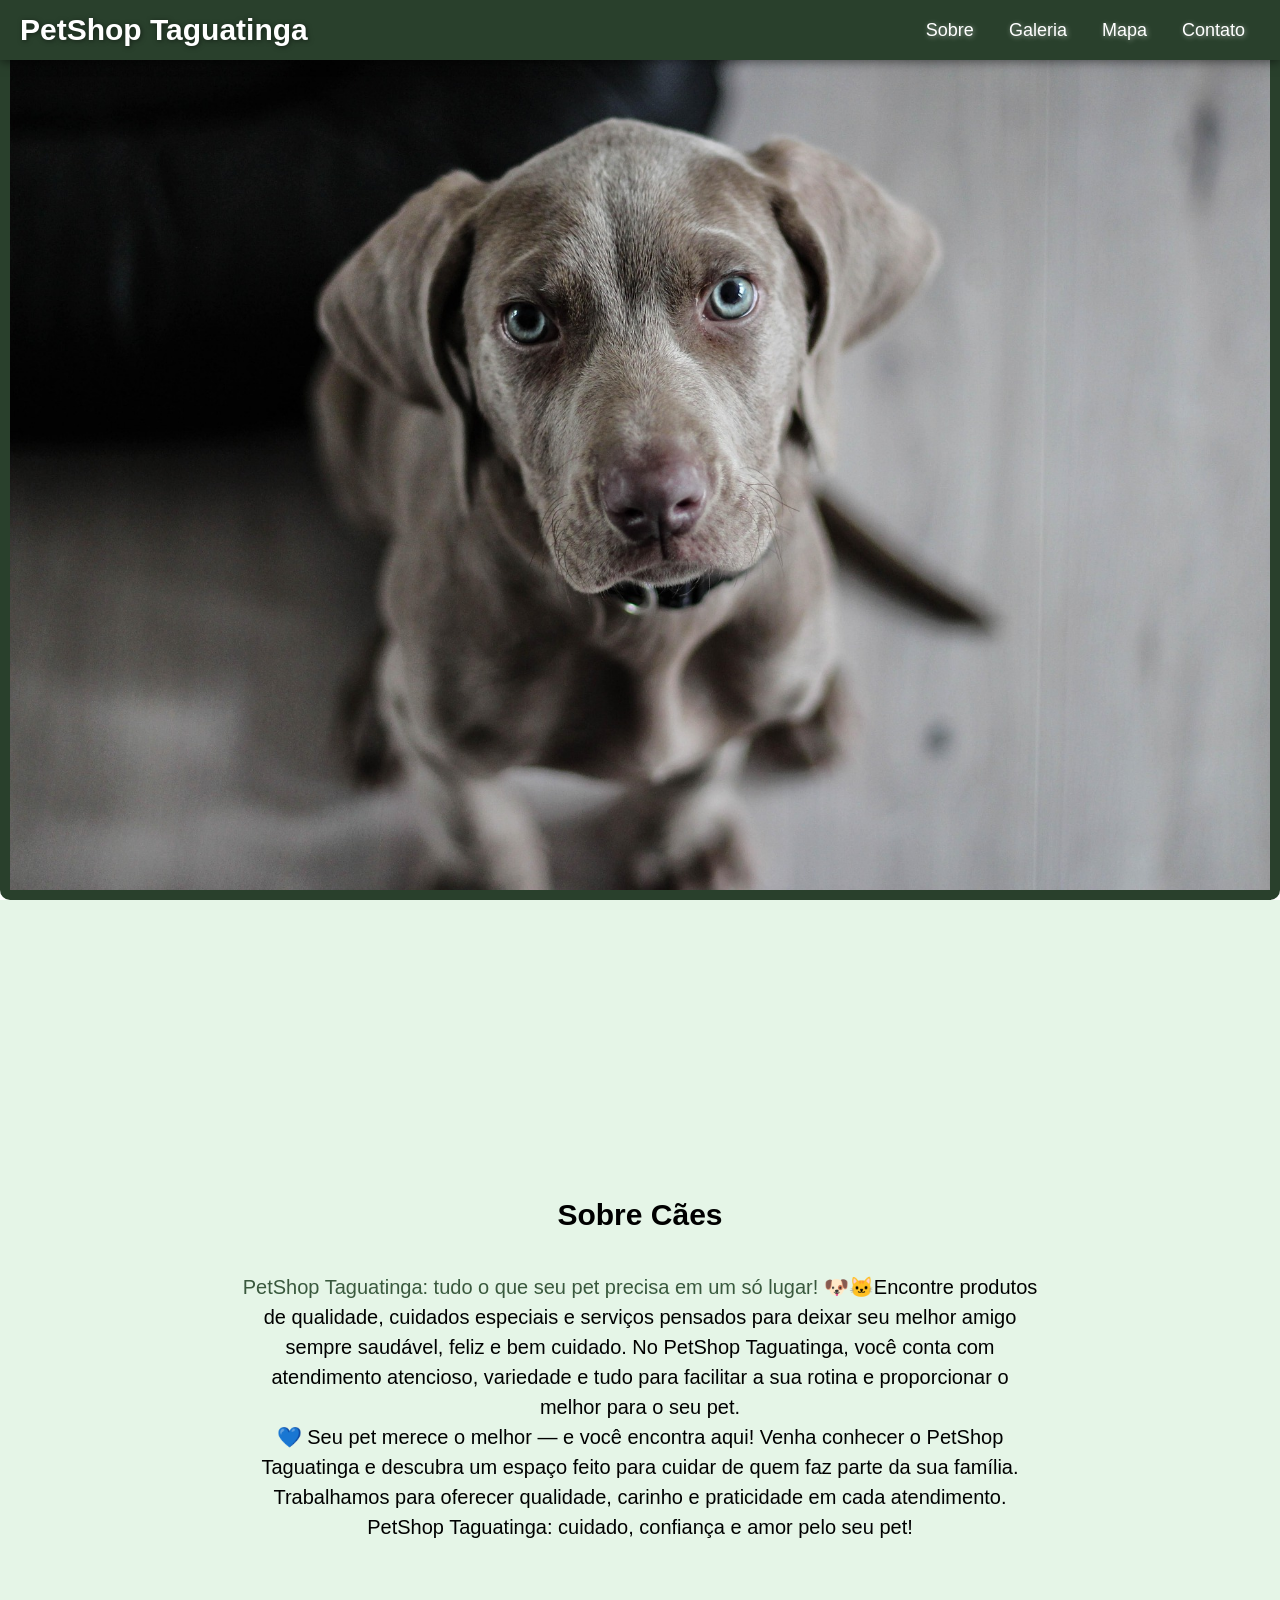
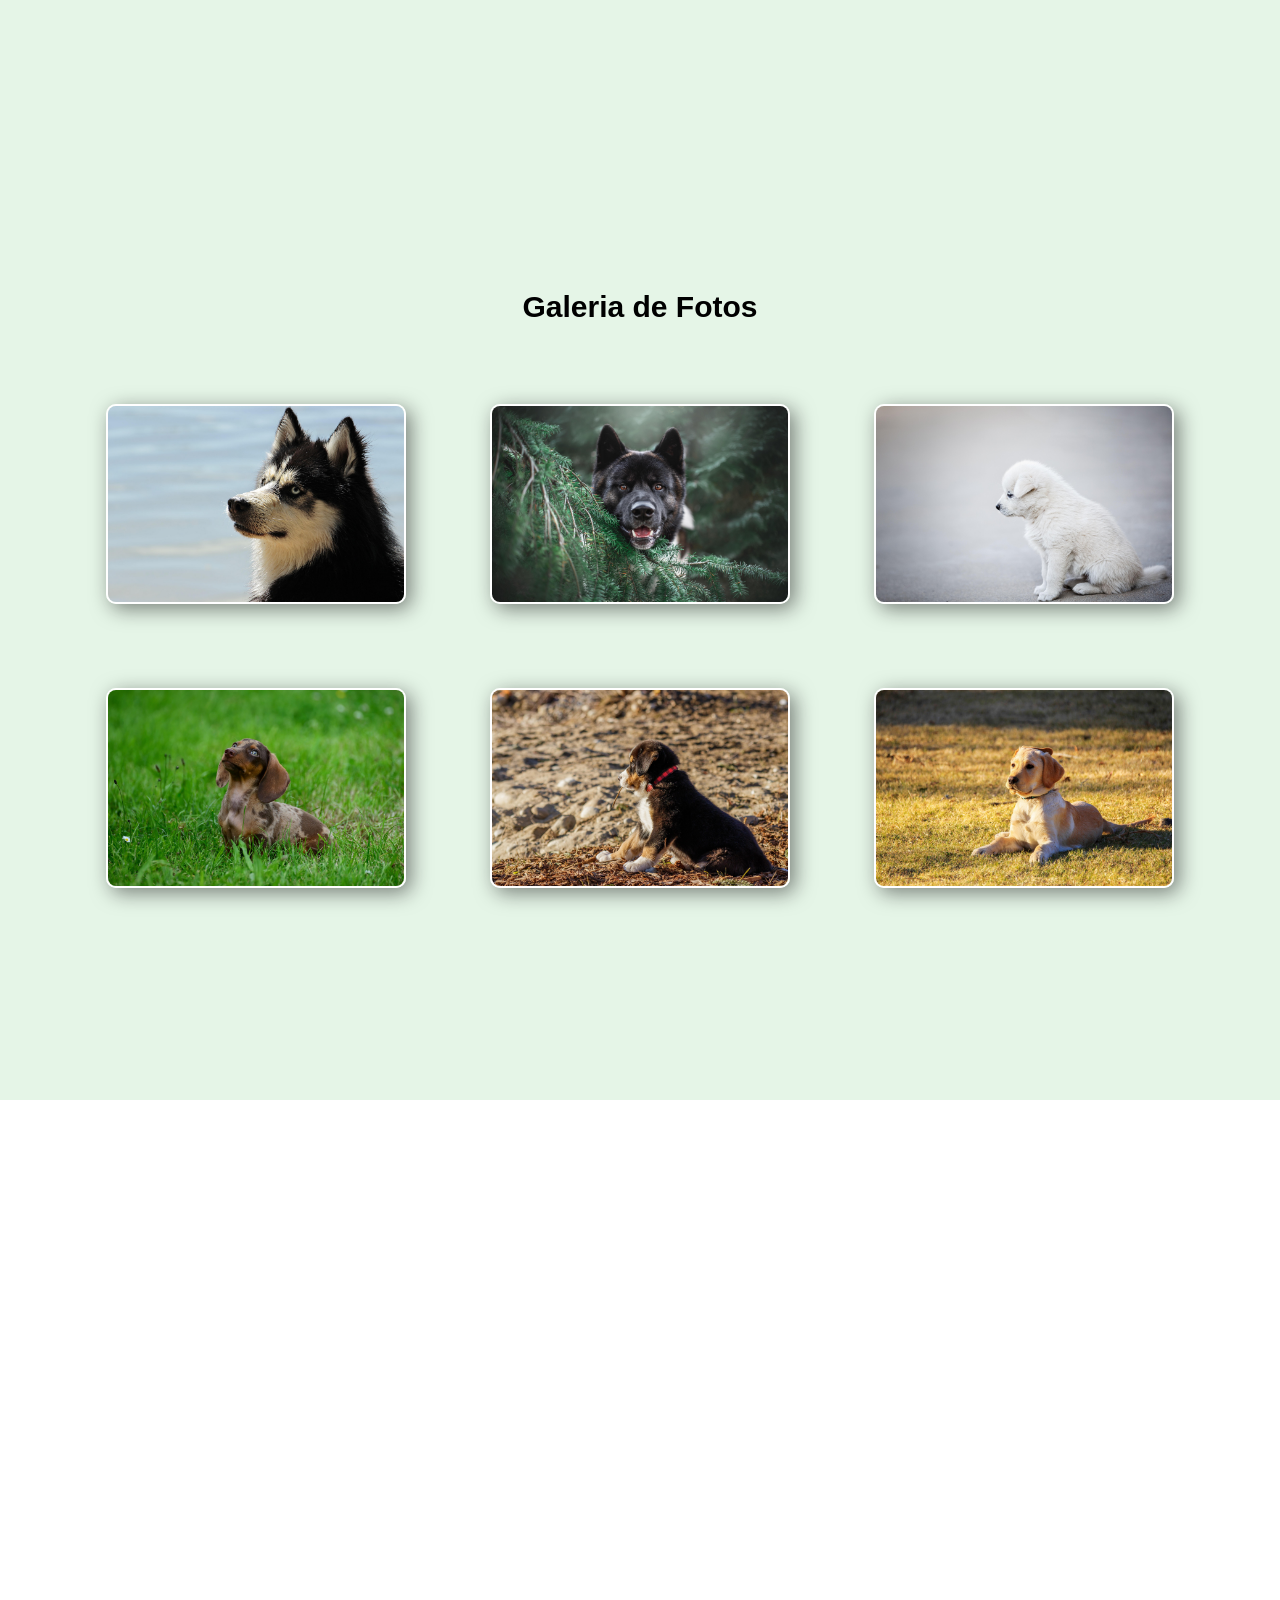
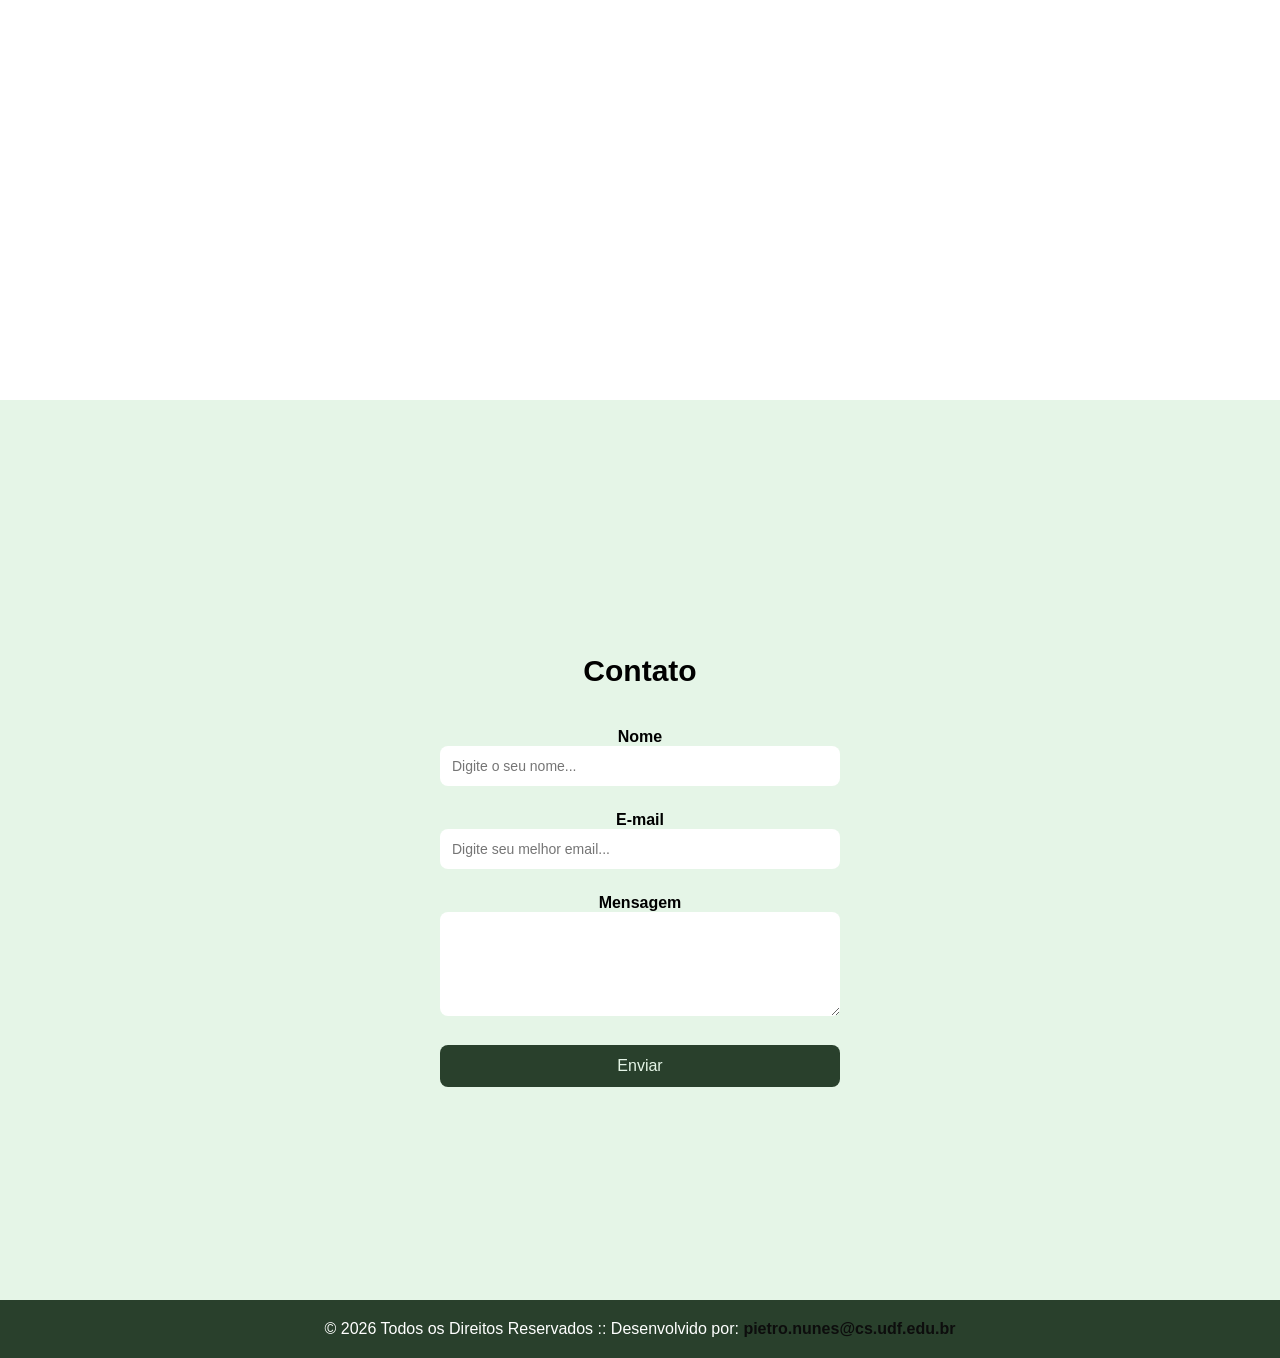
<file: 01-petshop-taguatinga/index.html>
<!DOCTYPE html>
<html lang="pt-BR">
<head>
    <meta charset="UTF-8">
    <meta name="viewport" content="width=device-width, initial-scale=1.0">
    <title>PetShop Taguatinga</title>
    <link href="css/style.css" type="text/css" rel="stylesheet">
</head>
<body>
    <header>
        <a href="#" class="logo">PetShop Taguatinga</a>
        <nav class="navbar">
            <ul>
                <li><a href="#about">Sobre</a></li>
                <li><a href="#gallery">Galeria</a></li>
                <li><a href="#map">Mapa</a></li>
                <li><a href="#contact">Contato</a></li>
            </ul>
        </nav>
    </header>
    <main>
        <section id="hero"></section>
        <section id="about">
            <h1>Sobre Cães</h1>
            <p> <span class="destaque">PetShop Taguatinga: tudo o que seu pet precisa em um só lugar! 🐶🐱</span>Encontre produtos de qualidade, cuidados especiais e serviços pensados para deixar seu melhor amigo sempre saudável, feliz e bem cuidado. No PetShop Taguatinga, você conta com atendimento atencioso, variedade e tudo para facilitar a sua rotina e proporcionar o melhor para o seu pet.</>
            <br>
            <p>💙 Seu pet merece o melhor — e você encontra aqui! Venha conhecer o PetShop Taguatinga e descubra um espaço feito para cuidar de quem faz parte da sua família. Trabalhamos para oferecer qualidade, carinho e praticidade em cada atendimento. PetShop Taguatinga: cuidado, confiança e amor pelo seu pet!</p>

        </section>
        <section id="gallery">
            <h1>Galeria de Fotos</h1>
            <img src="img/1.jpg">
            <img src="img/2.jpg">
            <img src="img/3.jpg">
            <img src="img/4.jpg">
            <img src="img/5.jpg">
            <img src="img/6.jpg">
        </section>
        <section id="map">
            <iframe src="https://www.google.com/maps/embed?pb=!1m18!1m12!1m3!1d3648.3727038194893!2d-48.046585525100845!3d-15.841453784805495!2m3!1f0!2f0!3f0!3m2!1i1024!2i768!4f13.1!3m3!1m2!1s0x935a328bd8bc60c1%3A0xd082313d70393121!2sTaguatinga%20Shopping!5e1!3m2!1spt-BR!2sbr!4v1788529940466!5m2!1spt-BR!2sbr" width="100%" style="height: 100vh; border:0;" allowfullscreen="" loading="lazy" referrerpolicy="strict-origin-when-cross-origin"></iframe>
        </section>
        <section id="contact">
            <h1>Contato</h1>
            <form>
                <label>Nome
                    <input type="text" name="nome" placeholder="Digite o seu nome...">
                </label>
                <label>E-mail
                    <input type="email" name="email" placeholder="Digite seu melhor email...">
                </label>
                <label>Mensagem
                    <textarea name="mensagem" rows="5"></textarea>
                </label>
                <button type="submit">Enviar</button>
            </form>
        </section>
    </main>
    <footer>
        <p>&copy; 2026 Todos os Direitos Reservados :: Desenvolvido por: <a href="mailto:pietro.nunes@cs.udf.edu.br">pietro.nunes@cs.udf.edu.br</a></p>
    </footer>
</body>
</html>
</file>
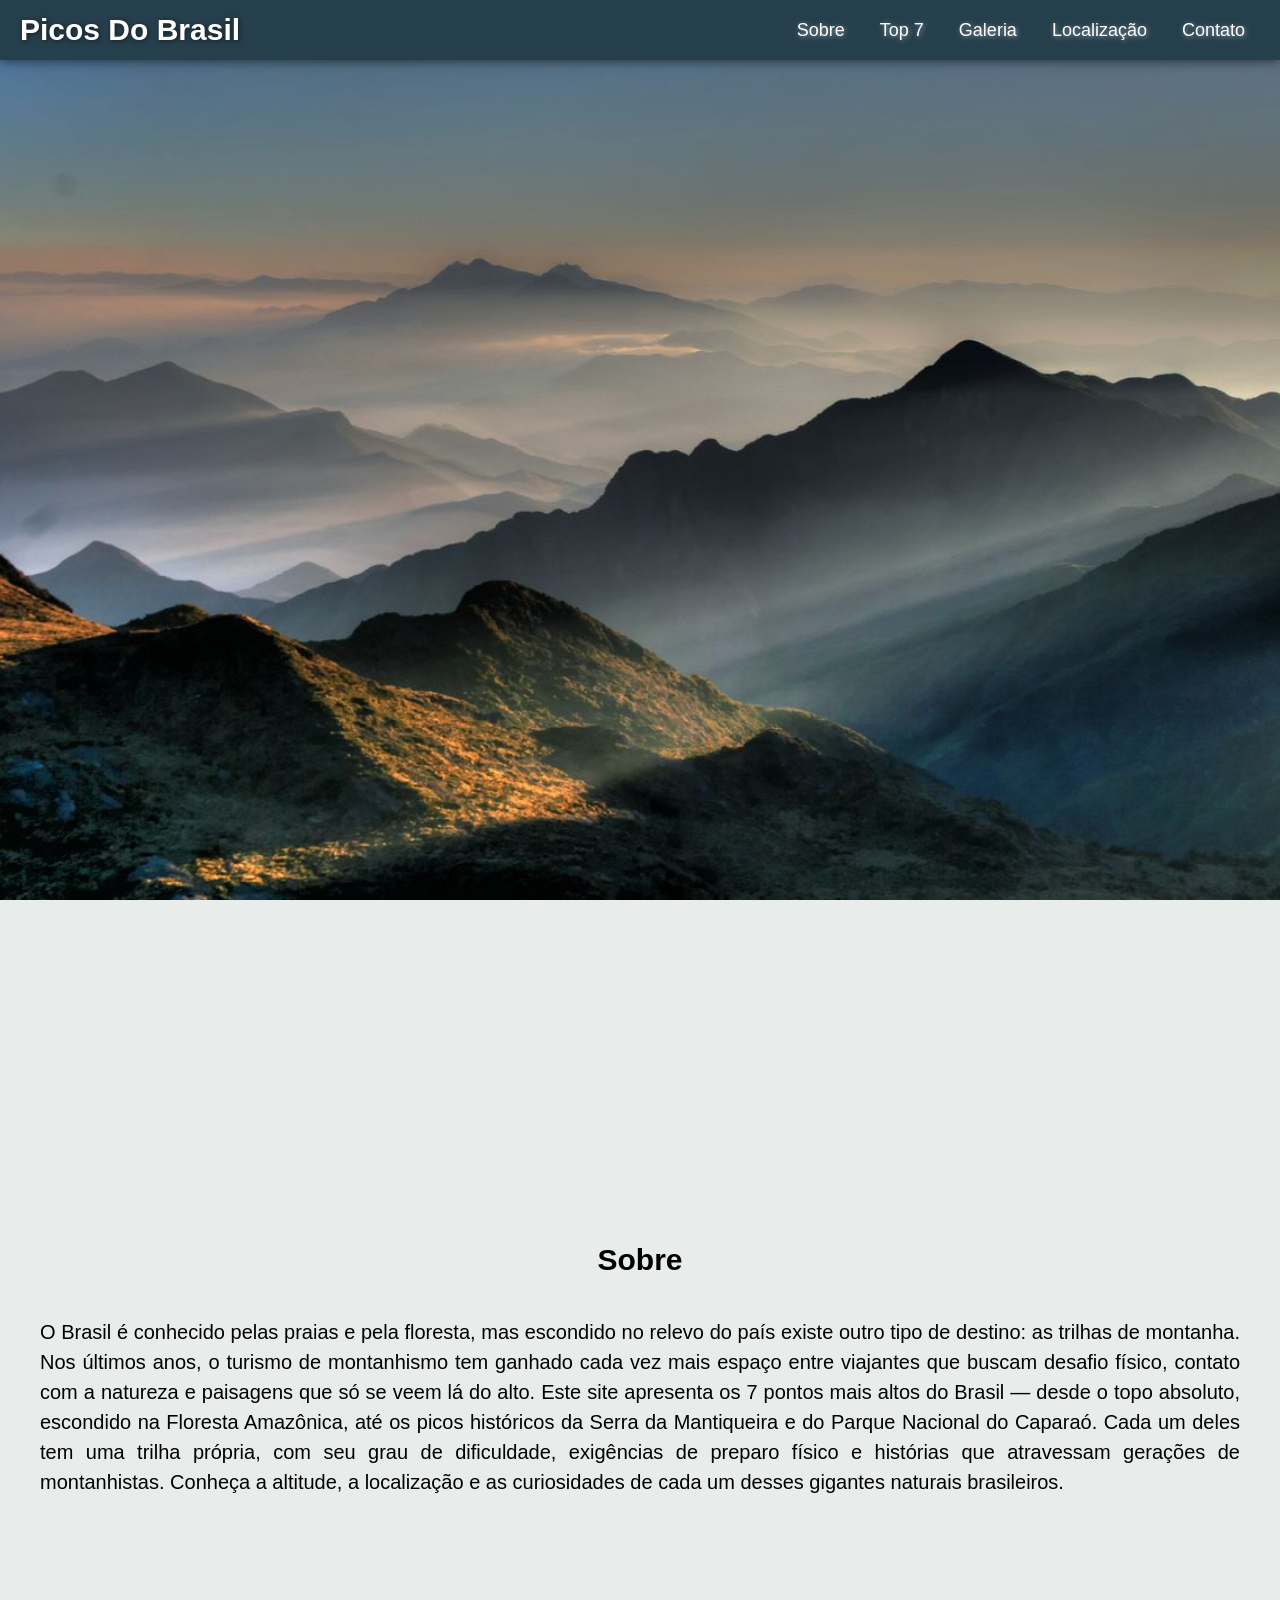
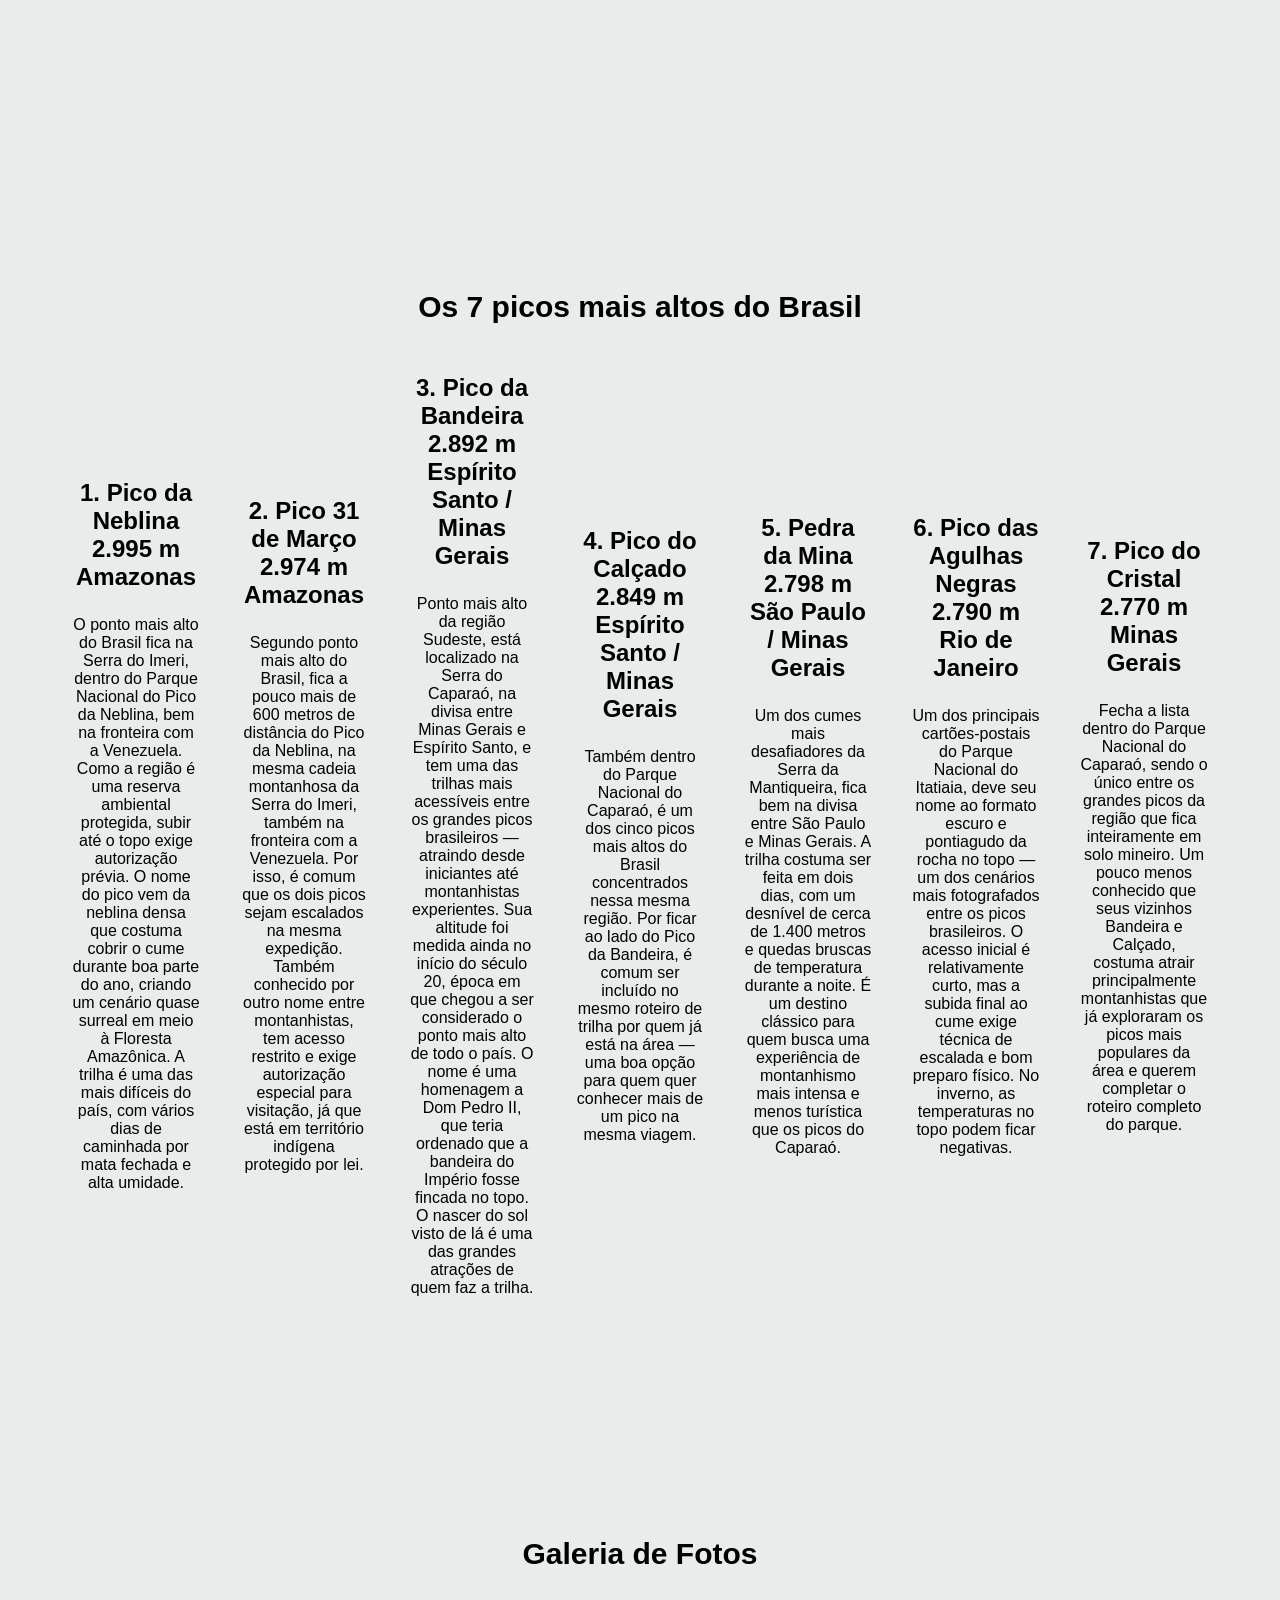
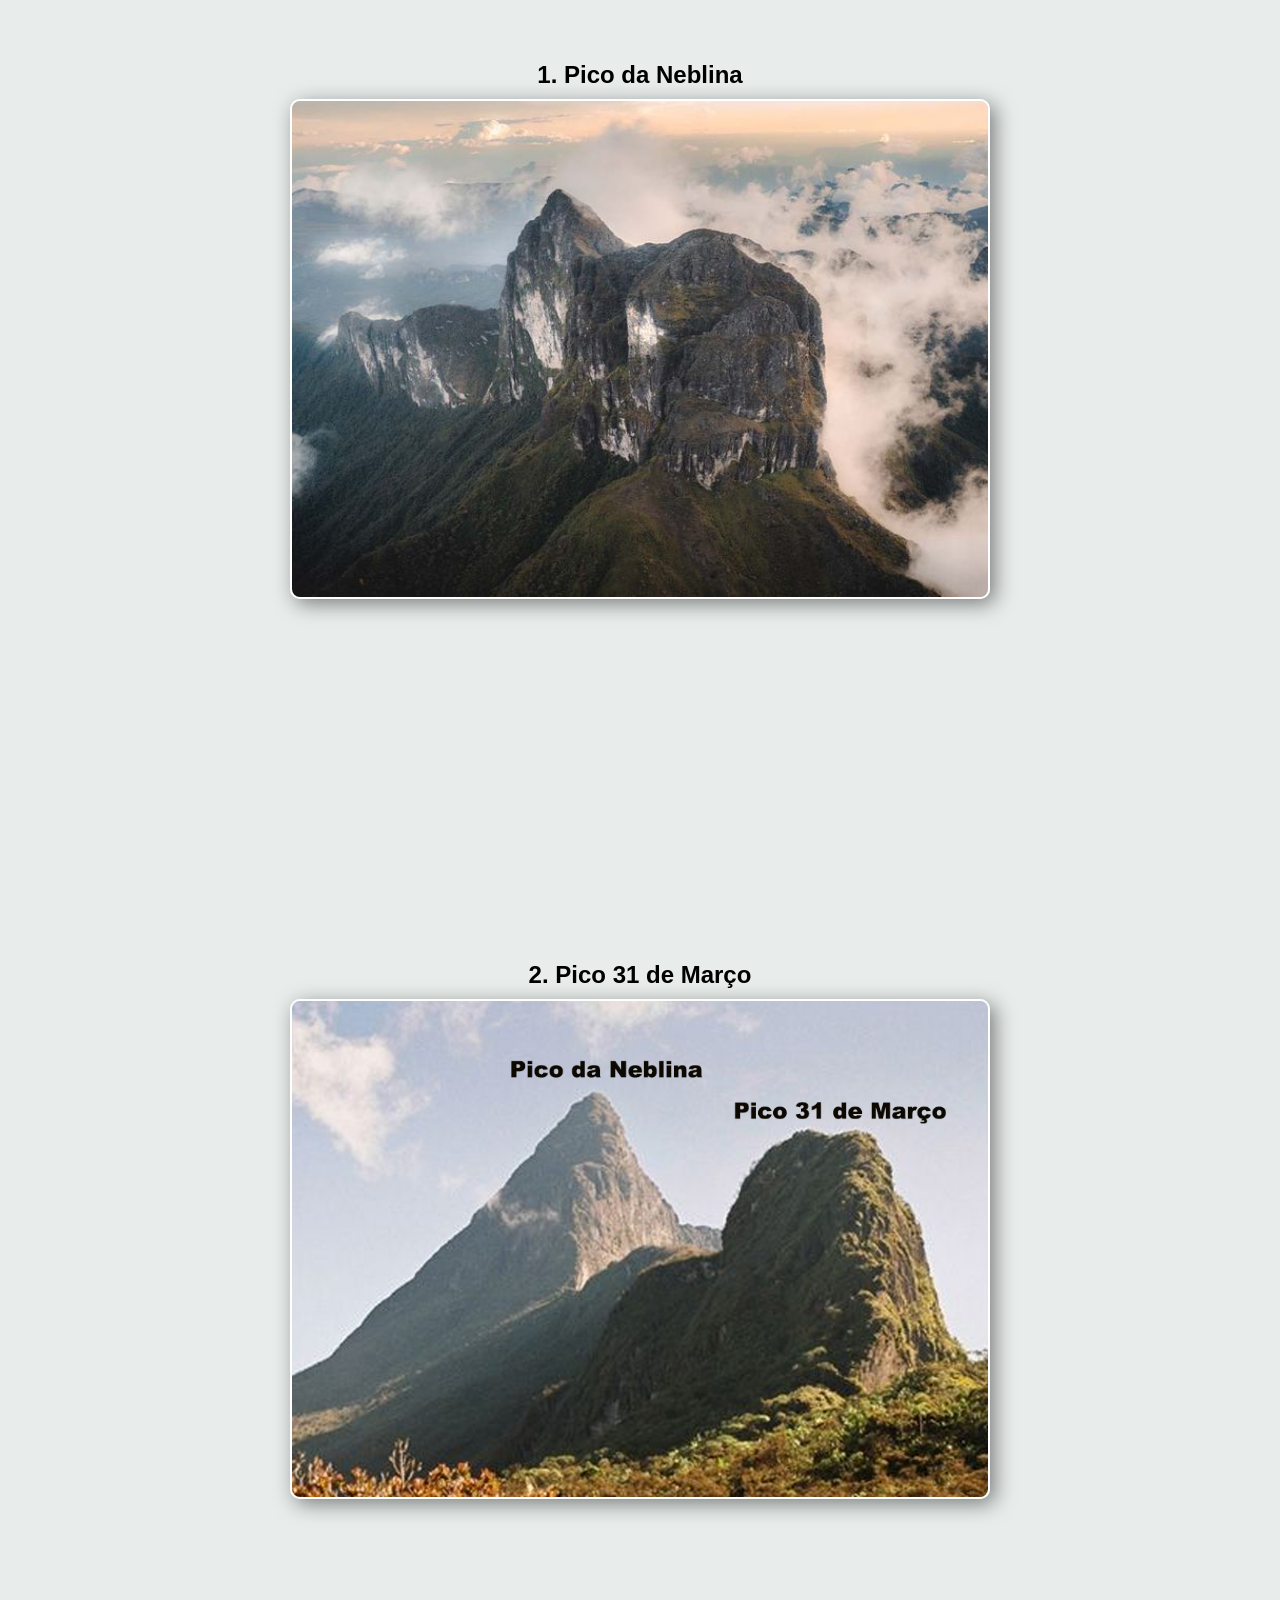
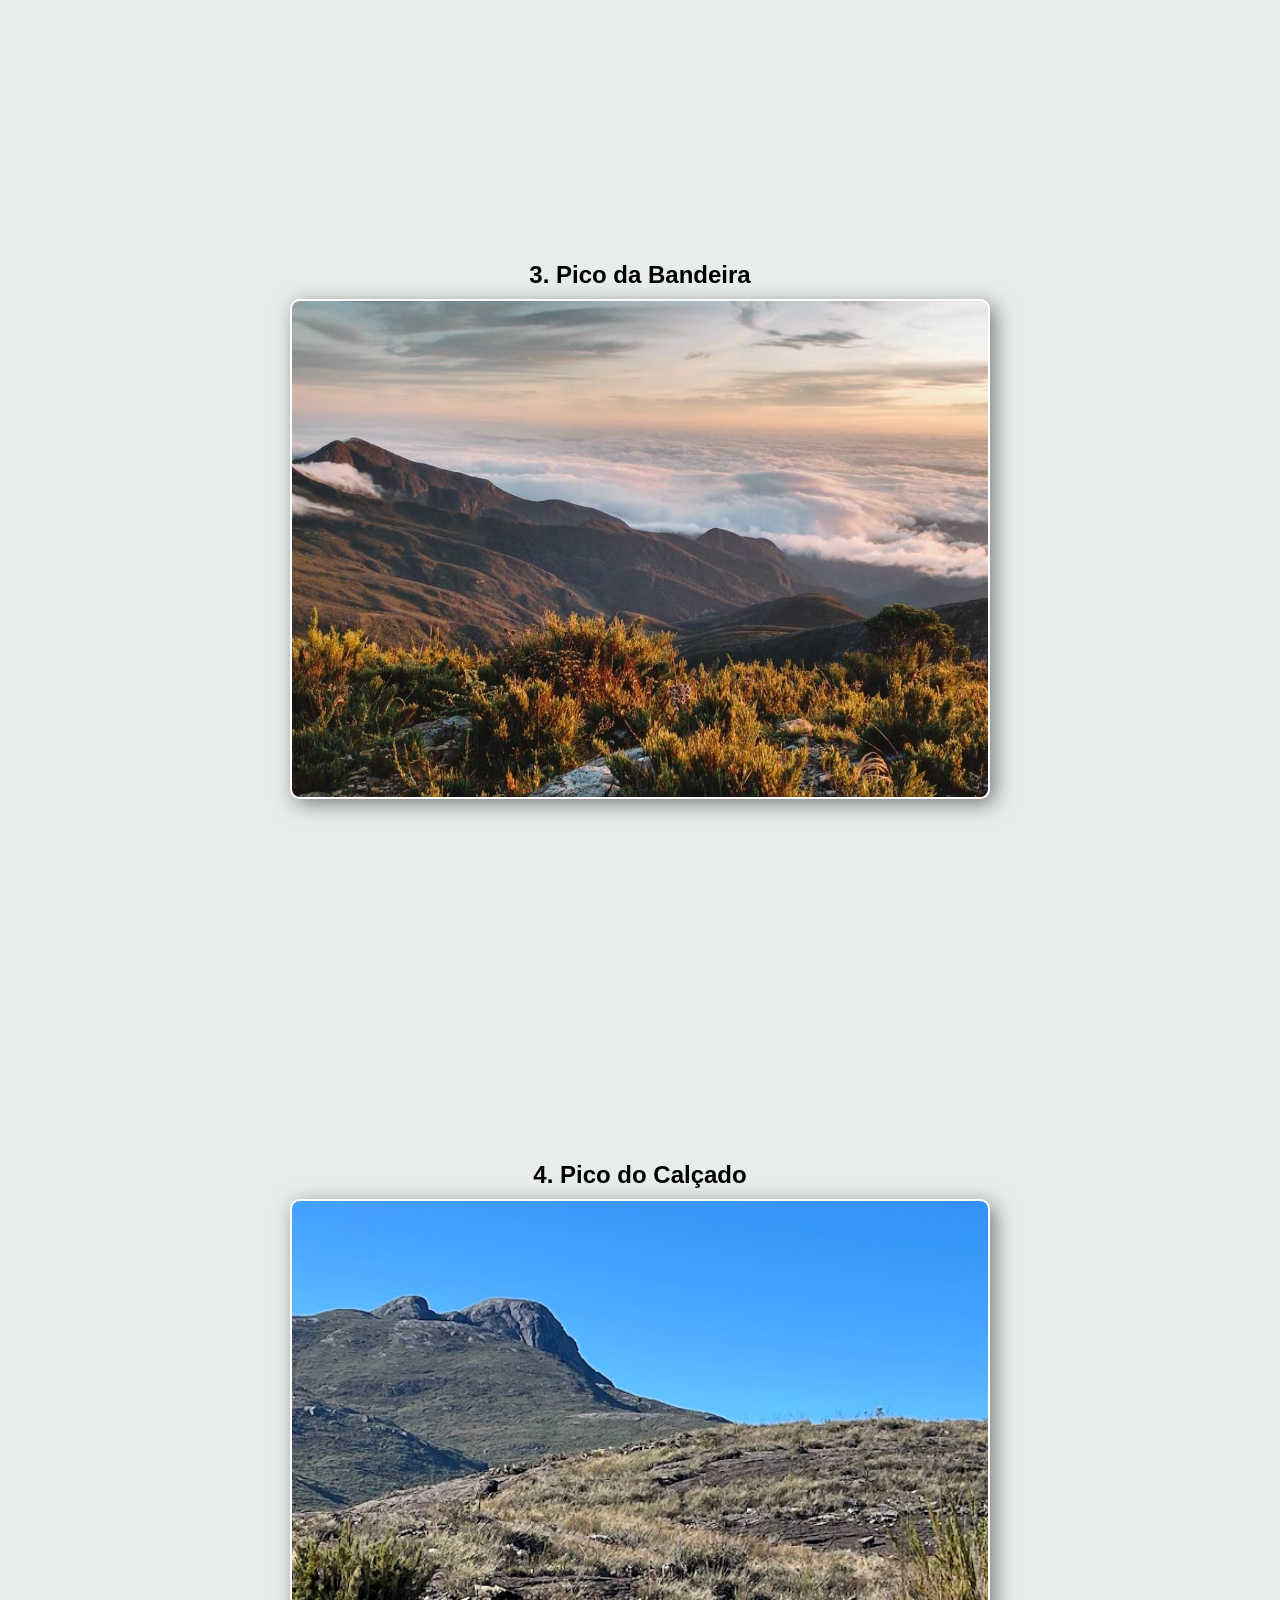
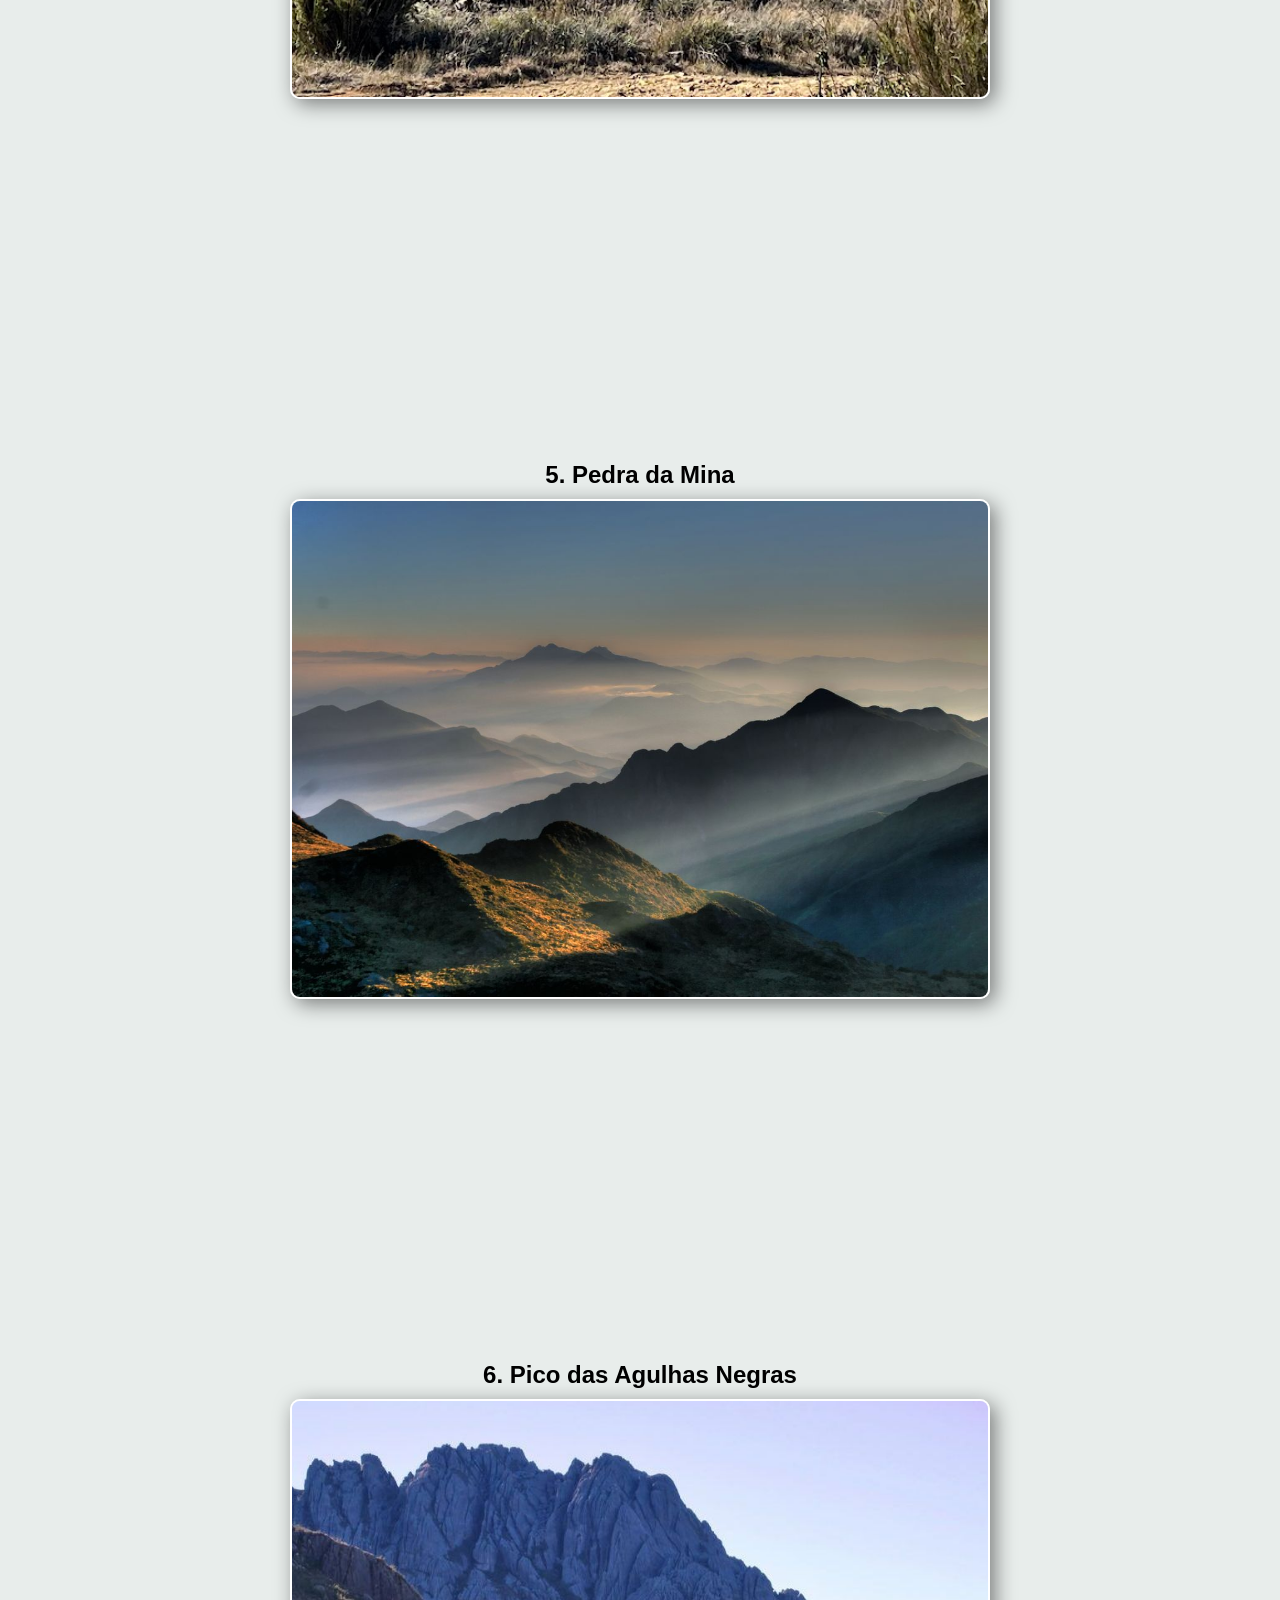
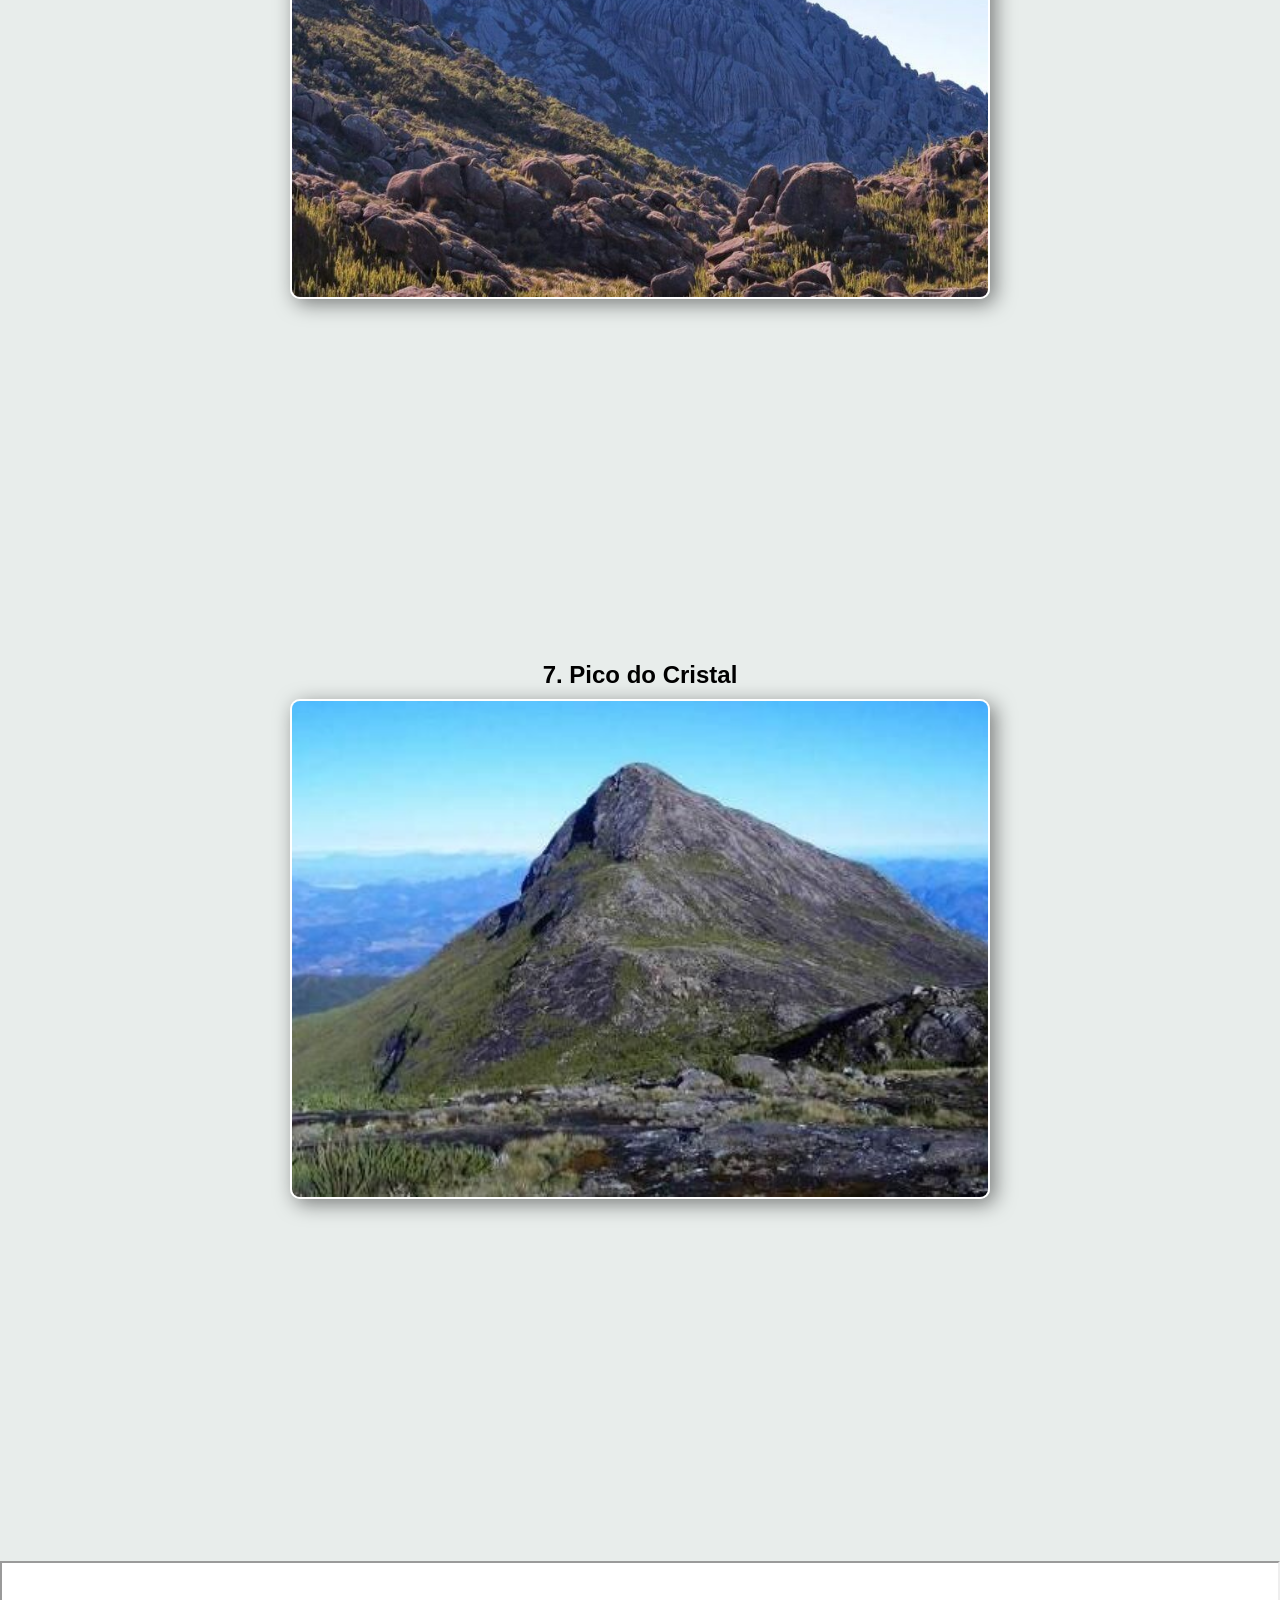
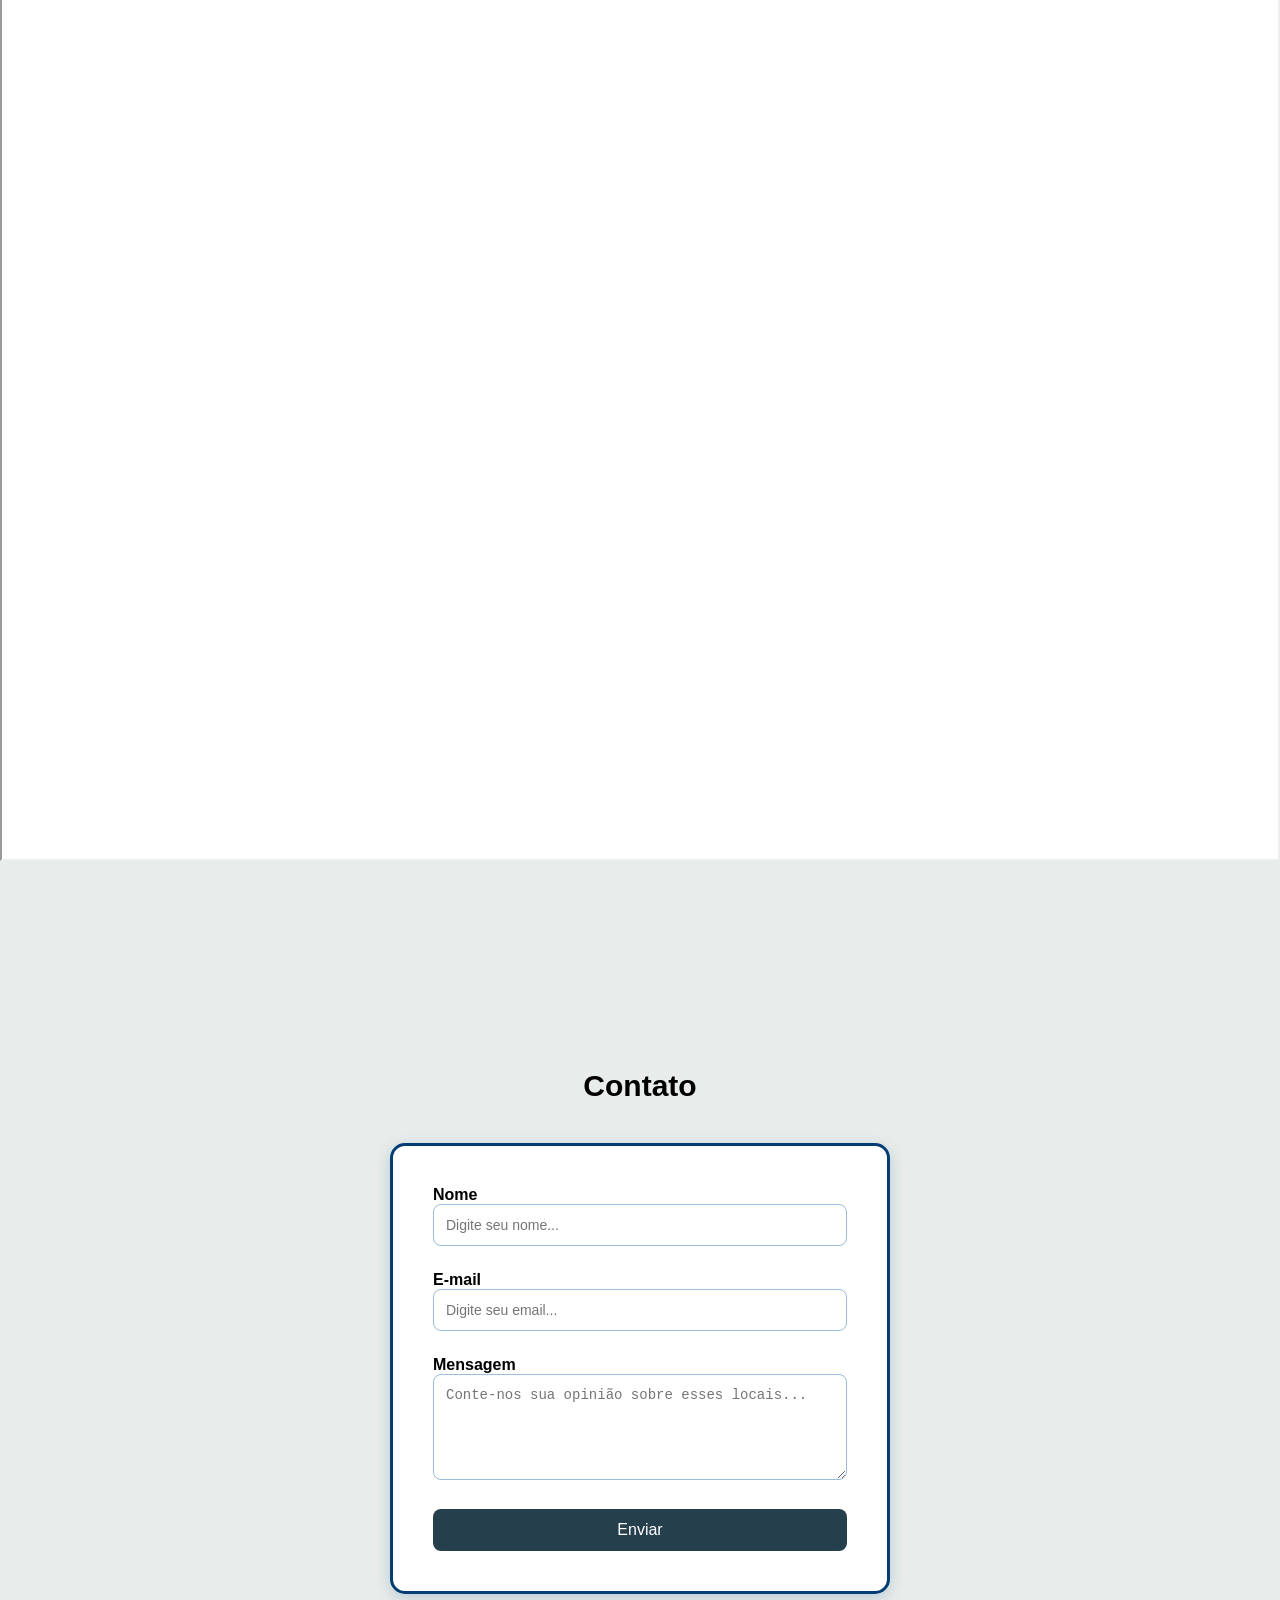
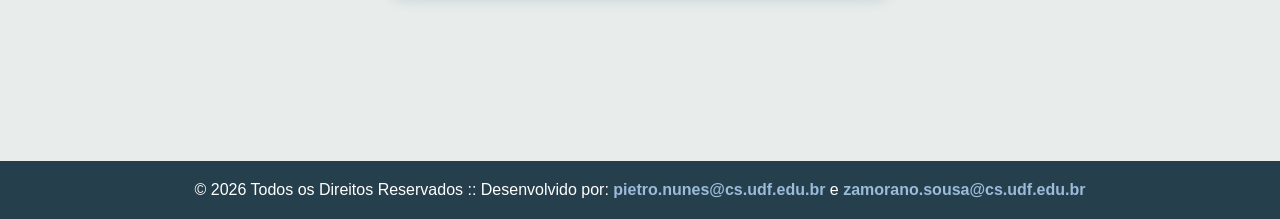
<file: 02-picos-do-brasil/index.html>
<!DOCTYPE html>
<html lang="pt-BR">
<head>
    <meta charset="UTF-8">
    <meta name="viewport" content="width=device-width, initial-scale=1.0">
    <title>Top 7 picos mais altos do Brasil</title>
    <link href="css/style.css" type="text/css" rel="stylesheet">
</head>
<body>
    <header>
        <a href="#" class="logo">Picos Do Brasil</a>
        <nav class="navbar">
            <ul>
                <li><a href="#about">Sobre</a></li>
                <li><a href="#top">Top 7</a></li>
                <li><a href="#gallery">Galeria</a></li>
                <li><a href="#map">Localização</a></li>
                <li><a href="#contact">Contato</a></li>
            </ul>
        </nav>
    </header>

    <main>
        <section id="hero"></section>
        <section id="about">
            <h1>Sobre</h1>
            <p>O Brasil é conhecido pelas praias e pela floresta, mas escondido no relevo do país existe outro tipo de destino: as trilhas de montanha. Nos últimos anos, o turismo de montanhismo tem ganhado cada vez mais espaço entre viajantes que buscam desafio físico, contato com a natureza e paisagens que só se veem lá do alto. Este site apresenta os 7 pontos mais altos do Brasil — desde o topo absoluto, escondido na Floresta Amazônica, até os picos históricos da Serra da Mantiqueira e do Parque Nacional do Caparaó. Cada um deles tem uma trilha própria, com seu grau de dificuldade, exigências de preparo físico e histórias que atravessam gerações de montanhistas. Conheça a altitude, a localização e as curiosidades de cada um desses gigantes naturais brasileiros.</p>
        </section>
        <section id="top">
            <h1>Os 7 picos mais altos do Brasil</h1>
            <section id="containerText">  
                <section class="picosText">
                    <h2>1. Pico da Neblina <br> 2.995 m <br>Amazonas</h2>
                    <p>O ponto mais alto do Brasil fica na Serra do Imeri, dentro do Parque Nacional do Pico da Neblina, bem na fronteira com a Venezuela. Como a região é uma reserva ambiental protegida, subir até o topo exige autorização prévia. O nome do pico vem da neblina densa que costuma cobrir o cume durante boa parte do ano, criando um cenário quase surreal em meio à Floresta Amazônica. A trilha é uma das mais difíceis do país, com vários dias de caminhada por mata fechada e alta umidade.</p>
                </section>

                <section class="picosText">
                    <h2>2. Pico 31 de Março <br> 2.974 m <br> Amazonas </h2>
                    <p>Segundo ponto mais alto do Brasil, fica a pouco mais de 600 metros de distância do Pico da Neblina, na mesma cadeia montanhosa da Serra do Imeri, também na fronteira com a Venezuela. Por isso, é comum que os dois picos sejam escalados na mesma expedição. Também conhecido por outro nome entre montanhistas, tem acesso restrito e exige autorização especial para visitação, já que está em território indígena protegido por lei.</p>  
                </section>
                

                <section class="picosText">
                    <h2>3. Pico da Bandeira <br> 2.892 m <br>Espírito Santo / Minas Gerais </h2>
                    <p>Ponto mais alto da região Sudeste, está localizado na Serra do Caparaó, na divisa entre Minas Gerais e Espírito Santo, e tem uma das trilhas mais acessíveis entre os grandes picos brasileiros — atraindo desde iniciantes até montanhistas experientes. Sua altitude foi medida ainda no início do século 20, época em que chegou a ser considerado o ponto mais alto de todo o país. O nome é uma homenagem a Dom Pedro II, que teria ordenado que a bandeira do Império fosse fincada no topo. O nascer do sol visto de lá é uma das grandes atrações de quem faz a trilha.</p>
                </section>
                
                <section class="picosText">
                    <h2>4. Pico do Calçado <br> 2.849 m <br> Espírito Santo / Minas Gerais</h2>
                    <p>Também dentro do Parque Nacional do Caparaó, é um dos cinco picos mais altos do Brasil concentrados nessa mesma região. Por ficar ao lado do Pico da Bandeira, é comum ser incluído no mesmo roteiro de trilha por quem já está na área — uma boa opção para quem quer conhecer mais de um pico na mesma viagem.</p>
                </section>
                
                <section class="picosText">
                    <h2>5. Pedra da Mina <br> 2.798 m <br> São Paulo / Minas Gerais</h2>
                    <p>Um dos cumes mais desafiadores da Serra da Mantiqueira, fica bem na divisa entre São Paulo e Minas Gerais. A trilha costuma ser feita em dois dias, com um desnível de cerca de 1.400 metros e quedas bruscas de temperatura durante a noite. É um destino clássico para quem busca uma experiência de montanhismo mais intensa e menos turística que os picos do Caparaó.</p>
                </section>

                <section class="picosText">
                    <h2>6. Pico das Agulhas Negras <br> 2.790 m <br>Rio de Janeiro</h2>
                    <p>Um dos principais cartões-postais do Parque Nacional do Itatiaia, deve seu nome ao formato escuro e pontiagudo da rocha no topo — um dos cenários mais fotografados entre os picos brasileiros. O acesso inicial é relativamente curto, mas a subida final ao cume exige técnica de escalada e bom preparo físico. No inverno, as temperaturas no topo podem ficar negativas.</p>
                </section>
                
                <section class="picosText">
                    <h2>7. Pico do Cristal <br> 2.770 m <br> Minas Gerais</h2>
                    <p>Fecha a lista dentro do Parque Nacional do Caparaó, sendo o único entre os grandes picos da região que fica inteiramente em solo mineiro. Um pouco menos conhecido que seus vizinhos Bandeira e Calçado, costuma atrair principalmente montanhistas que já exploraram os picos mais populares da área e querem completar o roteiro completo do parque.</p>
                </section>
                
            </section>
        </section>
        <section id="gallery">
            <h1>Galeria de Fotos</h1>

            <section>
                <h2>1. Pico da Neblina</h2>
                <img src="img/1.jpg">
            </section>
            
            <section>
                <h2>2. Pico 31 de Março</h2>
                <img src="img/2.jpg">
            </section>

            <section>
                <h2>3. Pico da Bandeira</h2>
                <img src="img/3.jpg">
            </section>

            <section>
                <h2>4. Pico do Calçado</h2>
                <img src="img/4.jpg">
            </section>

            <section>
                <h2>5. Pedra da Mina</h2>
                <img src="img/5.jpg">
            </section>

            <section>
                <h2>6. Pico das Agulhas Negras</h2>
                <img src="img/6.jpg">
            </section>   
            
            <section>
                <h2>7. Pico do Cristal</h2>
                <img src="img/7.jpg">
            </section>
        </section>

        <section id="map">
            <iframe src="https://www.google.com/maps/d/u/0/embed?mid=1QAKxq3XhrftWlA8qA4Xlg9V7PUmJCZI&ehbc=2E312F&noprof=1" width="640" height="480"></iframe>
        </section>
        
        <section id="contact">
            <h1>Contato</h1>
            <form>
                <label>Nome
                    <input type="text" name="nome" placeholder="Digite seu nome...">
                </label>
                <label>E-mail
                    <input type="email" name="email" placeholder="Digite seu email...">
                </label>
                <label>Mensagem
                    <textarea name="mensagem" rows="5" placeholder="Conte-nos sua opinião sobre esses locais..."></textarea>
                </label>
                <button type="submit">Enviar</button>
            </form>
        </section>
    </main>
    <footer>
        <p>&copy; 2026 Todos os Direitos Reservados :: Desenvolvido por: <a href="mailto:pietro.nunes@cs.udf.edu.br">pietro.nunes@cs.udf.edu.br</a> e <a href="mailto:zamorano.sousa@cs.udf.edu.br">zamorano.sousa@cs.udf.edu.br</a></p>
    </footer>
</body>
</html>
</file>
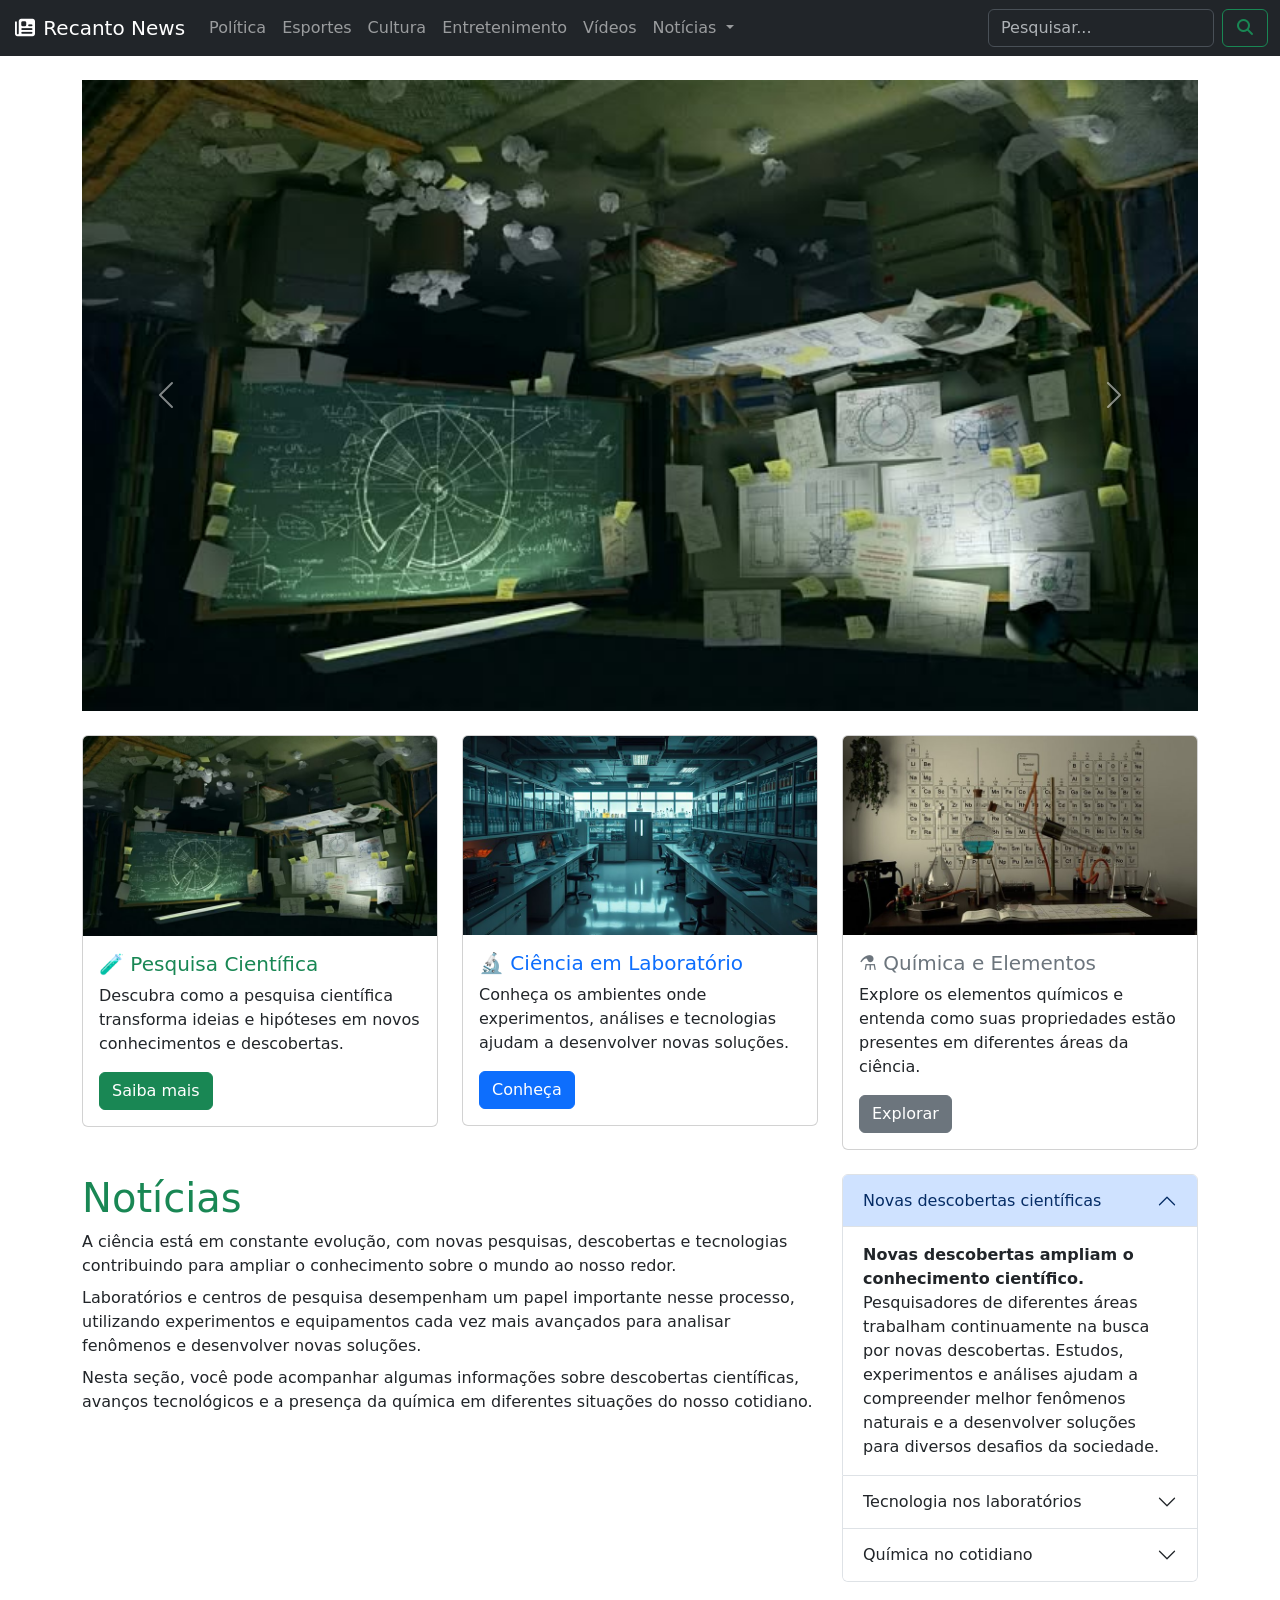
<file: 03-recanto-news/index.html>
<!DOCTYPE html>
<html lang="pt-BR">
<head>
    <meta charset="UTF-8">
    <meta name="viewport" content="width=device-width, initial-scale=1.0">
    <title>Recanto News</title>
    <link href="css/bootstrap.min.css" rel="stylesheet" type="text/css">
    <link href="fontawesome/css/all.min.css" rel="stylesheet" type="text/css">
</head>
<body>
    <nav class="navbar navbar-expand-lg bg-dark" data-bs-theme="dark">
  <div class="container-fluid">
    <a class="navbar-brand" href="index.html"><i class="fa-solid fa-newspaper"></i> Recanto News</a>
    <button class="navbar-toggler" type="button" data-bs-toggle="collapse" data-bs-target="#navbarSupportedContent" aria-controls="navbarSupportedContent" aria-expanded="false" aria-label="Toggle navigation">
      <span class="navbar-toggler-icon"></span>
    </button>
    <div class="collapse navbar-collapse" id="navbarSupportedContent">
      <ul class="navbar-nav me-auto mb-2 mb-lg-0">

        <li class="nav-item">
          <a class="nav-link" href="#">Política</a>
        </li>
        <li class="nav-item">
          <a class="nav-link" href="#">Esportes</a>
        </li>
        <li class="nav-item">
          <a class="nav-link" href="#">Cultura</a>
        </li>
        <li class="nav-item">
          <a class="nav-link" href="#">Entretenimento</a>
        </li>
        <li class="nav-item">
          <a class="nav-link" href="#">Vídeos</a>
        </li>

        <li class="nav-item dropdown">
          <a class="nav-link dropdown-toggle" href="#" role="button" data-bs-toggle="dropdown" aria-expanded="false">
            Notícias
          </a>
          <ul class="dropdown-menu">
            <li><a class="dropdown-item" href="#">Locais</a></li>
            <li><a class="dropdown-item" href="#">Nacionais</a></li>
            <li>
            <li><a class="dropdown-item" href="#">Internacionais</a></li>
          </ul>
        </li>
      </ul>
      <form class="d-flex" role="search">
        <input class="form-control me-2" type="search" placeholder="Pesquisar..." aria-label="Search"/>
        <button class="btn btn-outline-success" type="submit">
            <i class="fa fa-search"></i>
        </button>
      </form>
    </div>
  </div>
</nav>

<div class="container">
    <div class="row my-4">
        <div class="col-lg-12">
            <div id="carouselExampleAutoplaying" class="carousel slide" data-bs-ride="carousel">
  <div class="carousel-inner">
    <div class="carousel-item active">
      <img src="img/1.jpe" class="d-block w-100" alt="...">
    </div>
    <div class="carousel-item">
      <img src="img/2.jpe" class="d-block w-100" alt="...">
    </div>
    <div class="carousel-item">
      <img src="img/3.jpe" class="d-block w-100" alt="...">
    </div>
  </div>
  <button class="carousel-control-prev" type="button" data-bs-target="#carouselExampleAutoplaying" data-bs-slide="prev">
    <span class="carousel-control-prev-icon" aria-hidden="true"></span>
    <span class="visually-hidden">Previous</span>
  </button>
  <button class="carousel-control-next" type="button" data-bs-target="#carouselExampleAutoplaying" data-bs-slide="next">
    <span class="carousel-control-next-icon" aria-hidden="true"></span>
    <span class="visually-hidden">Next</span>
  </button>
</div>
        </div>
    </div>
    <div class="row">

        <div class="col-lg-4">
            <div class="card">
                <img src="img/1.jpe" class="card-img-top" alt="...">
                <div class="card-body">
                    <h5 class="card-title text-success">🧪 Pesquisa Científica</h5>
                    <p class="card-text">Descubra como a pesquisa científica transforma ideias e hipóteses em novos conhecimentos e descobertas.</p>
                    <a href="#" class="btn btn-success">Saiba mais</a>
                </div>
            </div>
        </div>

        <div class="col-lg-4">
            <div class="card">
                <img src="img/2.jpe" class="card-img-top" alt="...">
                <div class="card-body">
                    <h5 class="card-title text-primary">🔬 Ciência em Laboratório</h5>
                    <p class="card-text">Conheça os ambientes onde experimentos, análises e tecnologias ajudam a desenvolver novas soluções.</p>
                    <a href="#" class="btn btn-primary">Conheça</a>
                </div>
            </div>
        </div>

        <div class="col-lg-4">
            <div class="card">
                <img src="img/3.jpe" class="card-img-top" alt="...">
                <div class="card-body">
                    <h5 class="card-title text-secondary">⚗️ Química e Elementos</h5>
                    <p class="card-text">Explore os elementos químicos e entenda como suas propriedades estão presentes em diferentes áreas da ciência.</p>
                    <a href="#" class="btn btn-secondary">Explorar</a>
                </div>
            </div>
        </div>
    </div>

    <div class="row my-4">
        <div class="col-lg-8">
          <h1 class="text-success">Notícias</h1>
          <p p class="mb-2">
            A ciência está em constante evolução, com novas pesquisas, descobertas e tecnologias contribuindo para ampliar o conhecimento sobre o mundo ao nosso redor.
          </p>
          <p class="mb-2">
            Laboratórios e centros de pesquisa desempenham um papel importante nesse processo, utilizando experimentos e equipamentos cada vez mais avançados para analisar fenômenos e desenvolver novas soluções.
          </p>
          <p class="mb-2">
            Nesta seção, você pode acompanhar algumas informações sobre descobertas científicas, avanços tecnológicos e a presença da química em diferentes situações do nosso cotidiano.
          </p>
        </div>
        <div class="col-lg-4">
            <div class="accordion" id="accordionExample">
  <div class="accordion-item">
    <h2 class="accordion-header">
      <button class="accordion-button" type="button" data-bs-toggle="collapse" data-bs-target="#collapseOne" aria-expanded="true" aria-controls="collapseOne">
        Novas descobertas científicas
      </button>
    </h2>
    <div id="collapseOne" class="accordion-collapse collapse show" data-bs-parent="#accordionExample">
      <div class="accordion-body">
        <strong>Novas descobertas ampliam o conhecimento científico.</strong> Pesquisadores de diferentes áreas trabalham continuamente na busca por novas descobertas. Estudos, experimentos e análises ajudam a compreender melhor fenômenos naturais e a desenvolver soluções para diversos desafios da sociedade.
      </div>
    </div>
  </div>
  <div class="accordion-item">
    <h2 class="accordion-header">
      <button class="accordion-button collapsed" type="button" data-bs-toggle="collapse" data-bs-target="#collapseTwo" aria-expanded="false" aria-controls="collapseTwo">
        Tecnologia nos laboratórios
      </button>
    </h2>
    <div id="collapseTwo" class="accordion-collapse collapse" data-bs-parent="#accordionExample">
      <div class="accordion-body">
        <strong>Tecnologia transforma os laboratórios de pesquisa.</strong> O avanço da tecnologia tem contribuído para tornar os experimentos científicos mais precisos e eficientes. Equipamentos modernos permitem analisar materiais, acompanhar reações e obter resultados com maior rapidez e precisão.
      </div>
    </div>
  </div>
  <div class="accordion-item">
    <h2 class="accordion-header">
      <button class="accordion-button collapsed" type="button" data-bs-toggle="collapse" data-bs-target="#collapseThree" aria-expanded="false" aria-controls="collapseThree">
        Química no cotidiano
      </button>
    </h2>
    <div id="collapseThree" class="accordion-collapse collapse" data-bs-parent="#accordionExample">
      <div class="accordion-body">
        <strong>A química está presente no nosso dia a dia.</strong> A química faz parte de diversas situações do cotidiano, desde os alimentos que consumimos até os medicamentos, produtos de limpeza e materiais utilizados na indústria. Compreender suas propriedades ajuda a entender melhor o mundo ao nosso redor.
      </div>
    </div>
  </div>
</div>
        </div>
    </div>
</div>

    <script src="js/bootstrap.bundle.min.js" type="text/javascript"></script>
</body>
</html>
</file>
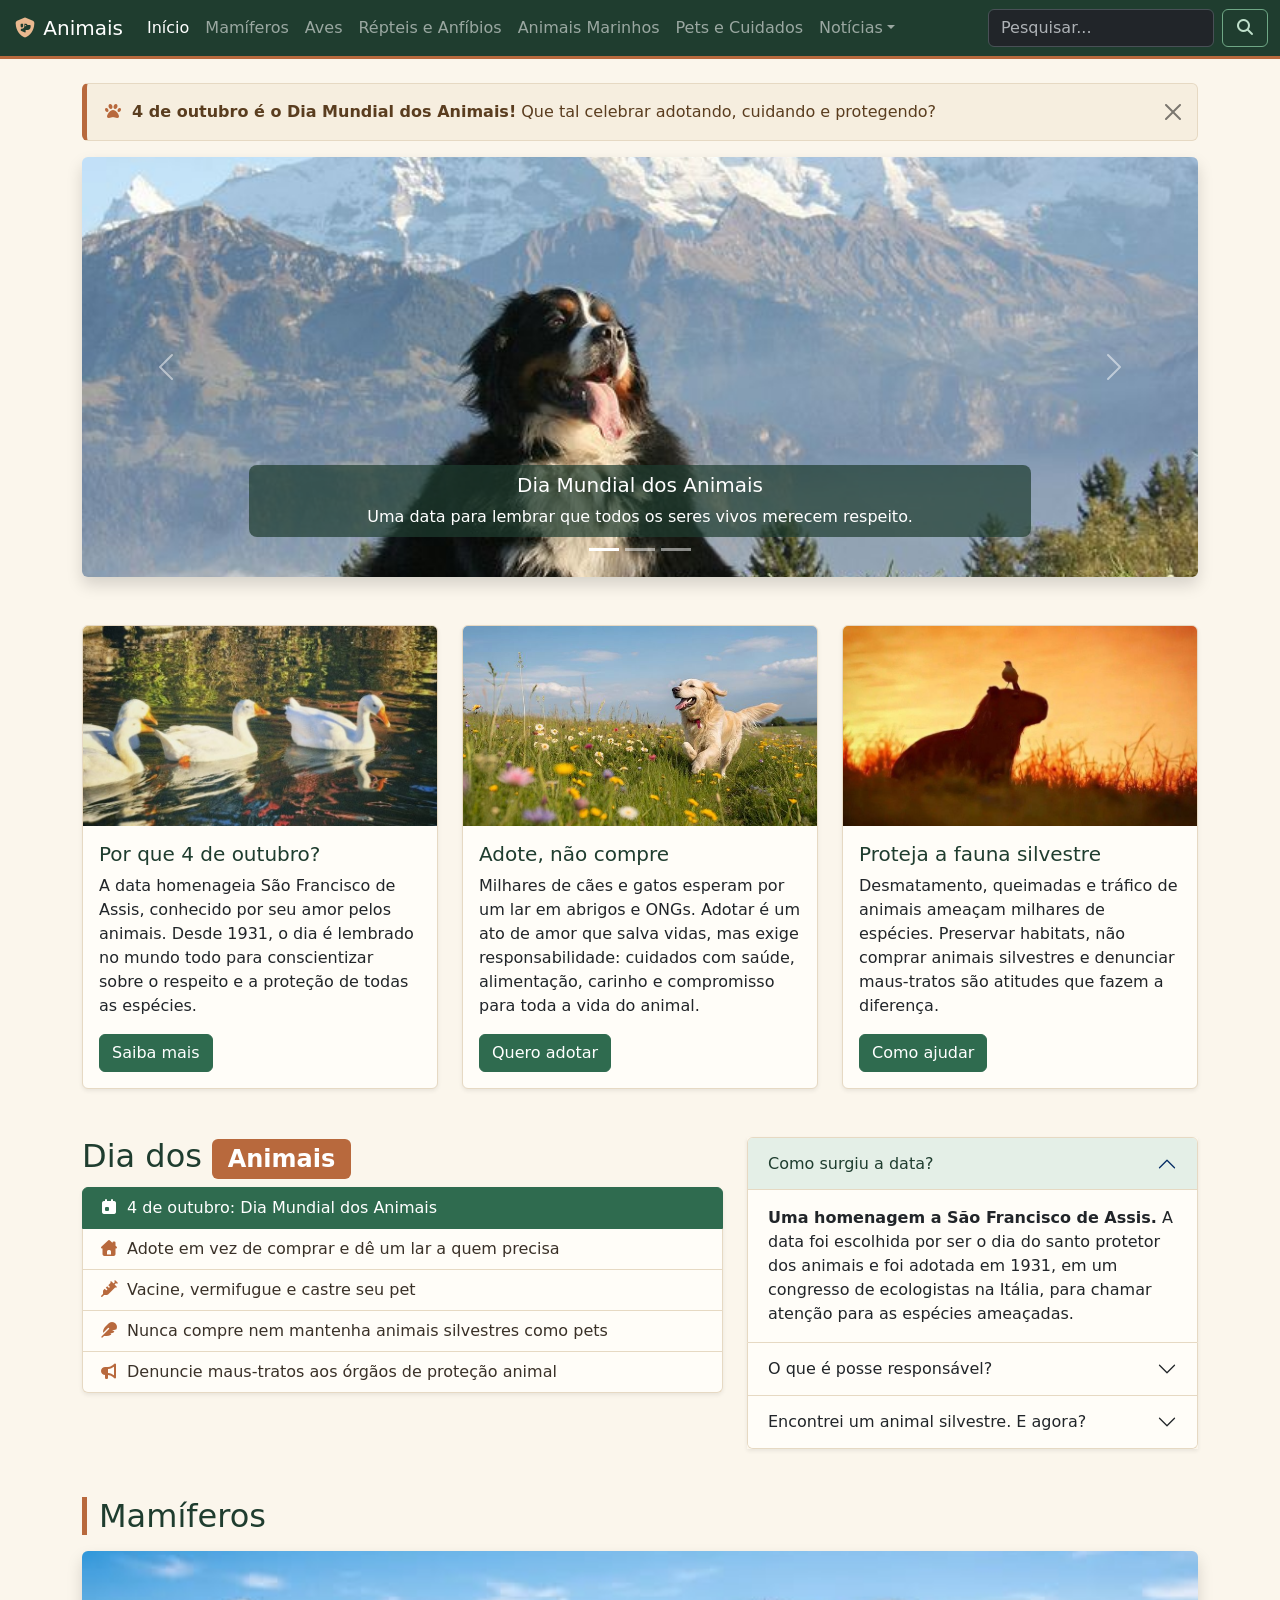
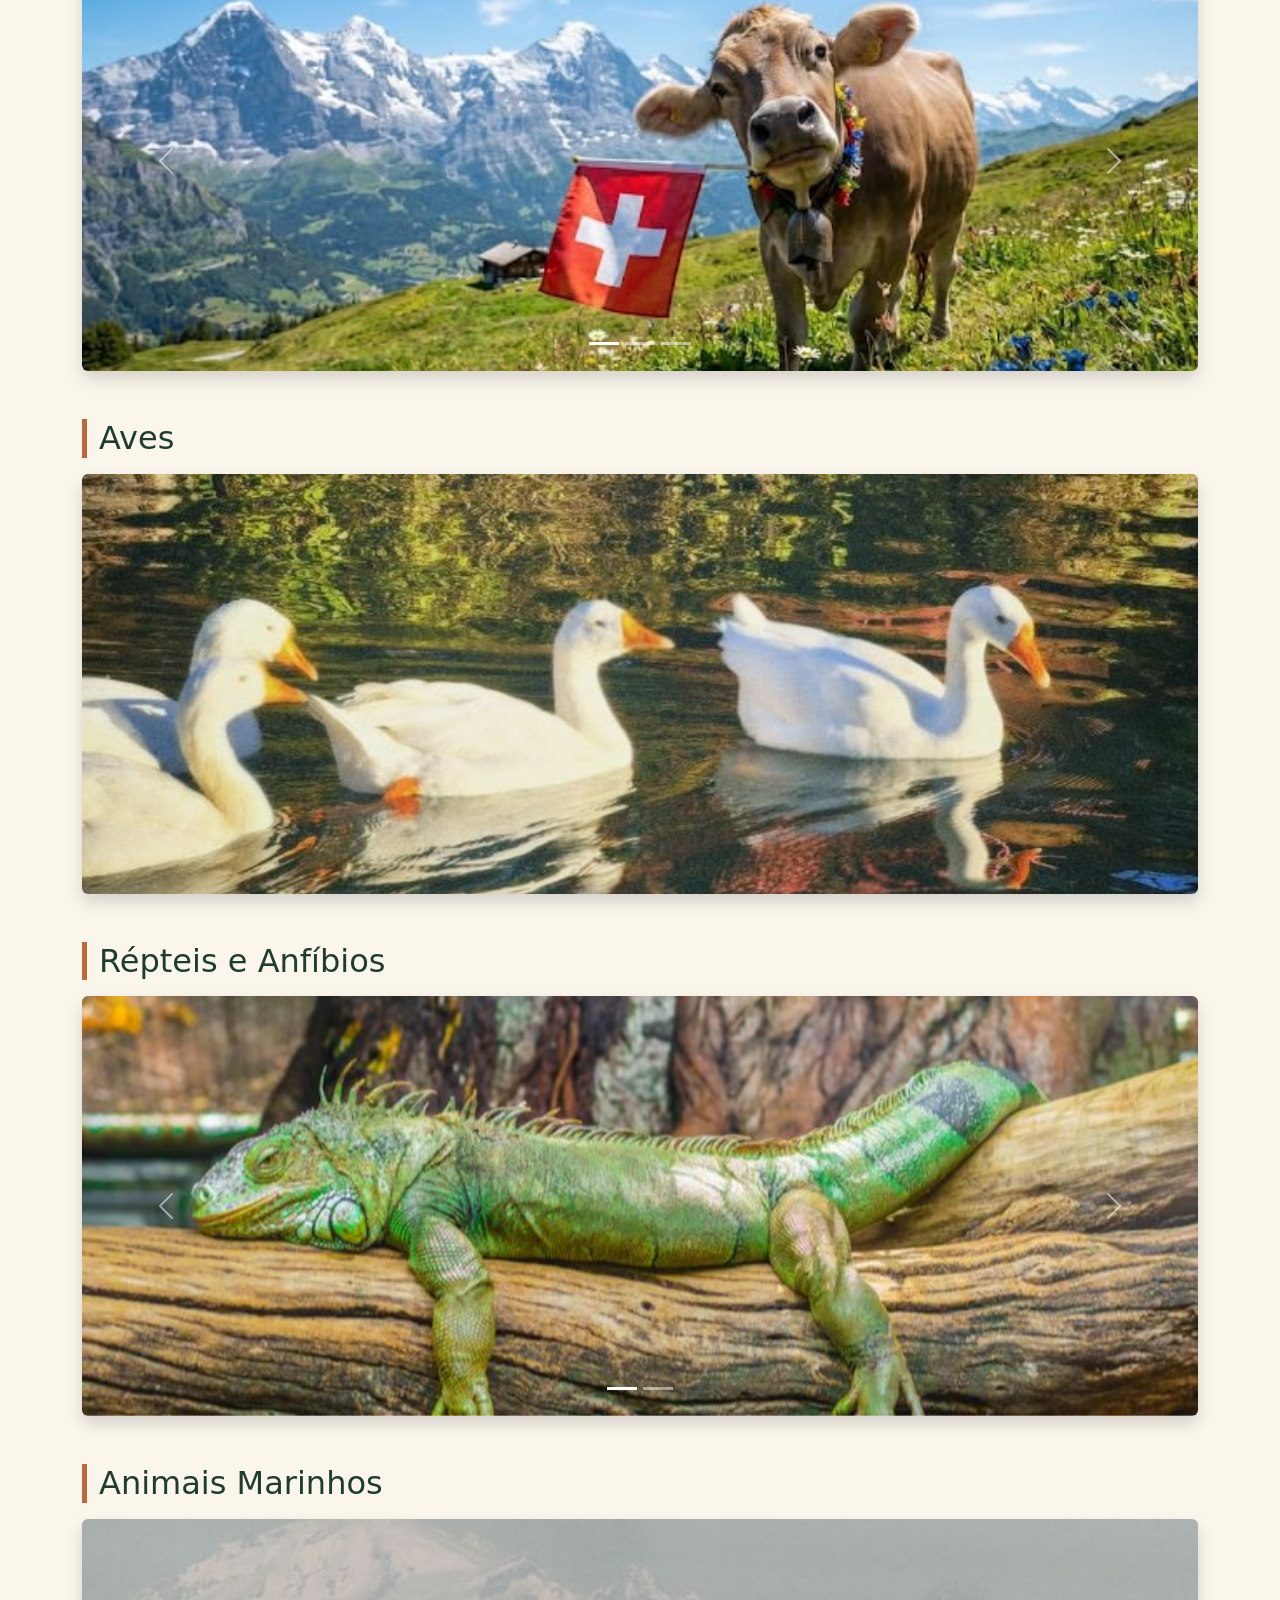
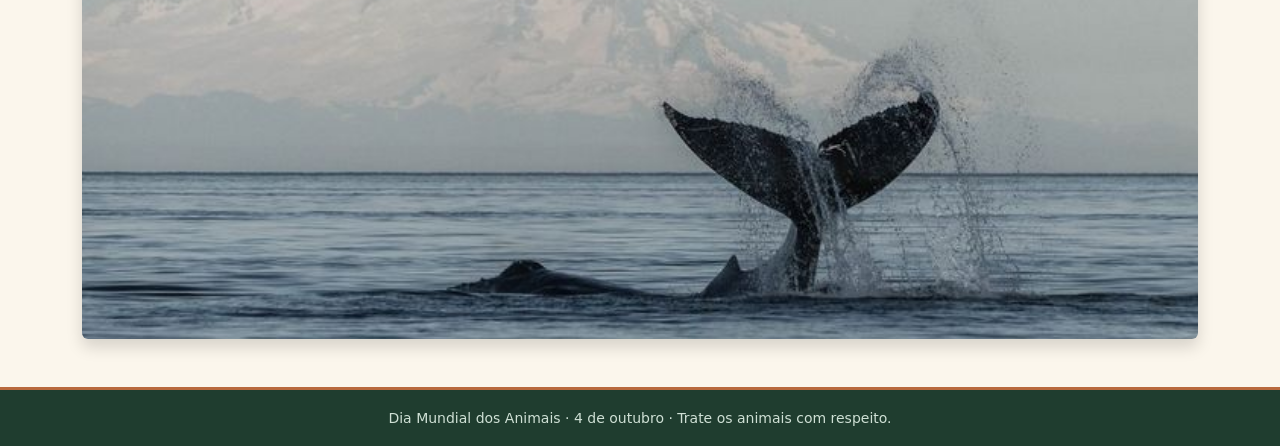
<file: 04-dia-mundial-animais/index.html>
<!DOCTYPE html>
<html lang="pt-BR">
<head>
    <meta charset="UTF-8">
    <meta name="viewport" content="width=device-width, initial-scale=1.0">
    <meta name="description" content="Site em homenagem ao Dia Mundial dos Animais, celebrado em 4 de outubro.">
    <title>Dia Mundial dos Animais</title>
    <link rel="stylesheet" href="css/bootstrap.min.css" type="text/css">
    <link rel="stylesheet" href="fontawesome-free-7.3.1-web/css/all.min.css" type="text/css">
    <style>
        :root {
            --verde: #2F6B4F;
            --verde-escuro: #1F3D2F;
            --verde-claro: #E4EFE7;
            --terra: #B8693D;
            --areia: #F6EEDF;
            --creme: #FBF6EC;
            --papel: #FFFDF8;
            --borda: #E6D9C3;
            --texto: #3A3128;
        }
        body { background-color: var(--creme); color: var(--texto); }
        h2 { color: var(--verde-escuro); }
        section[id] { scroll-margin-top: 80px; }
        .titulo-secao { color: var(--verde-escuro); border-left: 5px solid var(--terra); padding-left: 0.75rem; }
        .navbar-natureza { background-color: var(--verde-escuro); border-bottom: 3px solid var(--terra); }
        .navbar-natureza .navbar-brand i { color: #E9B88F; }
        .navbar-natureza .nav-link.active { color: #fff; }
        .btn-success {
            --bs-btn-bg: var(--verde);
            --bs-btn-border-color: var(--verde);
            --bs-btn-hover-bg: #245640;
            --bs-btn-hover-border-color: #245640;
            --bs-btn-active-bg: #1B4533;
            --bs-btn-active-border-color: #1B4533;
        }
        .btn-outline-success {
            --bs-btn-color: #BFE0CB;
            --bs-btn-border-color: #6FA886;
            --bs-btn-hover-color: #fff;
            --bs-btn-hover-bg: var(--verde);
            --bs-btn-hover-border-color: var(--verde);
            --bs-btn-active-bg: var(--verde);
            --bs-btn-active-border-color: var(--verde);
        }
        .alert-natureza {
            background-color: var(--areia);
            border: 1px solid var(--borda);
            border-left: 5px solid var(--terra);
            color: #5A3D1F;
        }
        .alert-natureza i { color: var(--terra); }
        .carousel-item img { height: 420px; object-fit: cover; }
        .carousel-caption {
            background-color: rgba(31, 61, 47, 0.7);
            border-radius: 0.5rem;
            padding: 0.5rem 1rem;
            bottom: 2.5rem;
        }
        .card { background-color: var(--papel); border-color: var(--borda); }
        .card-img-top { height: 200px; object-fit: cover; }
        .card-title { color: var(--verde-escuro); }
        .badge-terra { background-color: var(--terra); color: #fff; }
        .list-group-item { background-color: var(--papel); border-color: var(--borda); color: var(--texto); }
        .list-group-item.item-destaque { background-color: var(--verde); border-color: var(--verde); color: #fff; }
        .icone-lista { color: var(--terra); }
        .accordion {
            --bs-accordion-bg: var(--papel);
            --bs-accordion-border-color: var(--borda);
            --bs-accordion-btn-bg: var(--papel);
            --bs-accordion-active-bg: var(--verde-claro);
            --bs-accordion-active-color: var(--verde-escuro);
            --bs-accordion-btn-focus-border-color: var(--verde);
            --bs-accordion-btn-focus-box-shadow: 0 0 0 0.25rem rgba(47, 107, 79, 0.25);
        }
        .modal-content, .toast { background-color: var(--creme); border-color: var(--borda); }
        .modal-header, .modal-footer { border-color: var(--borda); }
        .modal-title { color: var(--verde-escuro); }
        .toast-header { background-color: var(--verde-claro); border-color: var(--borda); color: var(--verde-escuro); }
        .icone-toast { color: var(--terra); }
        .rodape {
            background-color: var(--verde-escuro);
            border-top: 3px solid var(--terra);
            color: #CFE0D5;
        }
        @media (max-width: 576px) {
            .carousel-item img { height: 240px; }
        }
    </style>
</head>
<body>
    <nav class="navbar navbar-expand-lg navbar-natureza sticky-top" data-bs-theme="dark">
        <div class="container-fluid">
            <a class="navbar-brand" href="index.html"><i class="fa-solid fa-shield-dog"></i> Animais</a>
            <button class="navbar-toggler" type="button" data-bs-toggle="collapse" data-bs-target="#navbarSupportedContent" aria-controls="navbarSupportedContent" aria-expanded="false" aria-label="Alternar navegação">
                <span class="navbar-toggler-icon"></span>
            </button>
            <div class="collapse navbar-collapse" id="navbarSupportedContent">
                <ul class="navbar-nav me-auto mb-2 mb-lg-0">
                    <li class="nav-item"><a class="nav-link active" aria-current="page" href="index.html">Início</a></li>
                    <li class="nav-item"><a class="nav-link" href="#mamiferos">Mamíferos</a></li>
                    <li class="nav-item"><a class="nav-link" href="#aves">Aves</a></li>
                    <li class="nav-item"><a class="nav-link" href="#repteisAnfibios">Répteis e Anfíbios</a></li>
                    <li class="nav-item"><a class="nav-link" href="#marinhos">Animais Marinhos</a></li>
                    <li class="nav-item"><a class="nav-link" href="#pets">Pets e Cuidados</a></li>
                    <li class="nav-item dropdown">
                        <a class="nav-link dropdown-toggle" href="#" role="button" data-bs-toggle="dropdown" aria-expanded="false">Notícias</a>
                        <ul class="dropdown-menu">
                            <li><a class="dropdown-item" href="#">Locais</a></li>
                            <li><a class="dropdown-item" href="#">Nacionais</a></li>
                            <li><hr class="dropdown-divider"></li>
                            <li><a class="dropdown-item" href="#">Internacionais</a></li>
                        </ul>
                    </li>
                </ul>
                <form class="d-flex" role="search">
                    <input class="form-control me-2" type="search" placeholder="Pesquisar..." aria-label="Pesquisar"/>
                    <button class="btn btn-outline-success" type="submit" aria-label="Buscar"><i class="fa fa-search"></i></button>
                </form>
            </div>
        </div>
    </nav>

<main class="container">
    <div class="alert alert-natureza alert-dismissible fade show mt-4" role="alert">
        <i class="fa-solid fa-paw me-1"></i>
        <strong>4 de outubro é o Dia Mundial dos Animais!</strong> Que tal celebrar adotando, cuidando e protegendo?
        <button type="button" class="btn-close" data-bs-dismiss="alert" aria-label="Fechar"></button>
    </div>

    <div id="carouselExample" class="carousel slide" data-bs-ride="carousel">
        <div class="carousel-indicators">
            <button type="button" data-bs-target="#carouselExample" data-bs-slide-to="0" class="active" aria-current="true" aria-label="Slide 1"></button>
            <button type="button" data-bs-target="#carouselExample" data-bs-slide-to="1" aria-label="Slide 2"></button>
            <button type="button" data-bs-target="#carouselExample" data-bs-slide-to="2" aria-label="Slide 3"></button>
        </div>
        <div class="carousel-inner rounded shadow">
            <div class="carousel-item active">
                <img src="img/1.jpe" class="d-block w-100" alt="Cachorro bernese sentado em frente a montanhas nevadas">
                <div class="carousel-caption d-none d-md-block">
                    <h5>Dia Mundial dos Animais</h5>
                    <p class="mb-0">Uma data para lembrar que todos os seres vivos merecem respeito.</p>
                </div>
            </div>
            <div class="carousel-item">
                <img src="img/2.jpe" class="d-block w-100" alt="Golden retriever correndo em um campo de flores">
                <div class="carousel-caption d-none d-md-block">
                    <h5>Pets e tutores</h5>
                    <p class="mb-0">Amor, cuidado e responsabilidade por toda a vida.</p>
                </div>
            </div>
            <div class="carousel-item">
                <img src="img/3.jpe" class="d-block w-100" alt="Cauda de baleia saindo da água em frente a uma montanha nevada">
                <div class="carousel-caption d-none d-md-block">
                    <h5>Fauna silvestre</h5>
                    <p class="mb-0">Proteger os animais é proteger a natureza.</p>
                </div>
            </div>
        </div>
        <button class="carousel-control-prev" type="button" data-bs-target="#carouselExample" data-bs-slide="prev">
            <span class="carousel-control-prev-icon" aria-hidden="true"></span>
            <span class="visually-hidden">Anterior</span>
        </button>
        <button class="carousel-control-next" type="button" data-bs-target="#carouselExample" data-bs-slide="next">
            <span class="carousel-control-next-icon" aria-hidden="true"></span>
            <span class="visually-hidden">Próximo</span>
        </button>
    </div>

    <div class="row my-4 g-4">
        <div class="col-lg-4">
            <div class="card h-100 shadow-sm">
                <img src="img/4.jpe" class="card-img-top" alt="Gansos brancos nadando em um lago">
                <div class="card-body d-flex flex-column">
                    <h5 class="card-title">Por que 4 de outubro?</h5>
                    <p class="card-text">A data homenageia São Francisco de Assis, conhecido por seu amor pelos animais. Desde 1931, o dia é lembrado no mundo todo para conscientizar sobre o respeito e a proteção de todas as espécies.</p>
                    <button type="button" class="btn btn-success mt-auto align-self-start" data-bs-toggle="modal" data-bs-target="#modalOrigem">Saiba mais</button>
                </div>
            </div>
        </div>
        <div class="col-lg-4">
            <div class="card h-100 shadow-sm">
                <img src="img/2.jpe" class="card-img-top" alt="Golden retriever feliz correndo em um campo florido">
                <div class="card-body d-flex flex-column">
                    <h5 class="card-title">Adote, não compre</h5>
                    <p class="card-text">Milhares de cães e gatos esperam por um lar em abrigos e ONGs. Adotar é um ato de amor que salva vidas, mas exige responsabilidade: cuidados com saúde, alimentação, carinho e compromisso para toda a vida do animal.</p>
                    <button type="button" class="btn btn-success mt-auto align-self-start" id="btnAdotar">Quero adotar</button>
                </div>
            </div>
        </div>
        <div class="col-lg-4">
            <div class="card h-100 shadow-sm">
                <img src="img/6.jpe" class="card-img-top" alt="Capivara com uma ave pousada na cabeça ao pôr do sol">
                <div class="card-body d-flex flex-column">
                    <h5 class="card-title">Proteja a fauna silvestre</h5>
                    <p class="card-text">Desmatamento, queimadas e tráfico de animais ameaçam milhares de espécies. Preservar habitats, não comprar animais silvestres e denunciar maus-tratos são atitudes que fazem a diferença.</p>
                    <a href="https://www.gov.br/ibama" target="_blank" rel="noopener" class="btn btn-success mt-auto align-self-start">Como ajudar</a>
                </div>
            </div>
        </div>
    </div>

    <div class="row my-4 g-4">
        <div class="col-lg-7">
            <h2 id="pets">Dia dos <span class="badge badge-terra">Animais</span></h2>

            <ul class="list-group shadow-sm">
                <li class="list-group-item item-destaque" aria-current="true"><i class="fa-solid fa-calendar-day me-2"></i>4 de outubro: Dia Mundial dos Animais</li>
                <li class="list-group-item"><i class="fa-solid fa-house-chimney icone-lista me-2"></i>Adote em vez de comprar e dê um lar a quem precisa</li>
                <li class="list-group-item"><i class="fa-solid fa-syringe icone-lista me-2"></i>Vacine, vermifugue e castre seu pet</li>
                <li class="list-group-item"><i class="fa-solid fa-feather icone-lista me-2"></i>Nunca compre nem mantenha animais silvestres como pets</li>
                <li class="list-group-item"><i class="fa-solid fa-bullhorn icone-lista me-2"></i>Denuncie maus-tratos aos órgãos de proteção animal</li>
            </ul>
        </div>

        <div class="col-lg-5">
            <div class="accordion shadow-sm" id="accordionExample">
                <div class="accordion-item">
                    <h2 class="accordion-header">
                        <button class="accordion-button" type="button" data-bs-toggle="collapse" data-bs-target="#collapseOne" aria-expanded="true" aria-controls="collapseOne">
                            Como surgiu a data?
                        </button>
                    </h2>
                    <div id="collapseOne" class="accordion-collapse collapse show" data-bs-parent="#accordionExample">
                        <div class="accordion-body">
                            <strong>Uma homenagem a São Francisco de Assis.</strong> A data foi escolhida por ser o dia do santo protetor dos animais e foi adotada em 1931, em um congresso de ecologistas na Itália, para chamar atenção para as espécies ameaçadas.
                        </div>
                    </div>
                </div>
                <div class="accordion-item">
                    <h2 class="accordion-header">
                        <button class="accordion-button collapsed" type="button" data-bs-toggle="collapse" data-bs-target="#collapseTwo" aria-expanded="false" aria-controls="collapseTwo">
                            O que é posse responsável?
                        </button>
                    </h2>
                    <div id="collapseTwo" class="accordion-collapse collapse" data-bs-parent="#accordionExample">
                        <div class="accordion-body">
                            <strong>Cuidar do animal por toda a vida.</strong> Inclui alimentação adequada, vacinas, consultas ao veterinário, castração, identificação com plaquinha ou microchip, passeios e muito carinho. Abandonar um animal é crime.
                        </div>
                    </div>
                </div>
                <div class="accordion-item">
                    <h2 class="accordion-header">
                        <button class="accordion-button collapsed" type="button" data-bs-toggle="collapse" data-bs-target="#collapseThree" aria-expanded="false" aria-controls="collapseThree">
                            Encontrei um animal silvestre. E agora?
                        </button>
                    </h2>
                    <div id="collapseThree" class="accordion-collapse collapse" data-bs-parent="#accordionExample">
                        <div class="accordion-body">
                            <strong>Não leve para casa.</strong> Evite alimentar ou manusear o animal e procure o órgão ambiental da sua região, o Ibama ou o Corpo de Bombeiros, que sabem como resgatá-lo com segurança.
                        </div>
                    </div>
                </div>
            </div>
        </div>
    </div>

    <section id="mamiferos" class="my-5">
        <h2 class="titulo-secao mb-3">Mamíferos</h2>
        <div id="carouselMamiferos" class="carousel slide" data-bs-ride="carousel">
            <div class="carousel-indicators">
                <button type="button" data-bs-target="#carouselMamiferos" data-bs-slide-to="0" class="active" aria-current="true" aria-label="Slide 1"></button>
                <button type="button" data-bs-target="#carouselMamiferos" data-bs-slide-to="1" aria-label="Slide 2"></button>
                <button type="button" data-bs-target="#carouselMamiferos" data-bs-slide-to="2" aria-label="Slide 3"></button>
            </div>
            <div class="carousel-inner rounded shadow">
                <div class="carousel-item active">
                    <img src="img/5.jpe" class="d-block w-100" alt="Vaca com guirlanda de flores ao lado de uma bandeira, nos Alpes">
                </div>
                <div class="carousel-item">
                    <img src="img/6.jpe" class="d-block w-100" alt="Capivara com uma ave pousada na cabeça ao pôr do sol">
                </div>
                <div class="carousel-item">
                    <img src="img/8.jpe" class="d-block w-100" alt="Urso-pardo de costas observando uma montanha ao amanhecer">
                </div>
            </div>
            <button class="carousel-control-prev" type="button" data-bs-target="#carouselMamiferos" data-bs-slide="prev">
                <span class="carousel-control-prev-icon" aria-hidden="true"></span>
                <span class="visually-hidden">Anterior</span>
            </button>
            <button class="carousel-control-next" type="button" data-bs-target="#carouselMamiferos" data-bs-slide="next">
                <span class="carousel-control-next-icon" aria-hidden="true"></span>
                <span class="visually-hidden">Próximo</span>
            </button>
        </div>
    </section>

    <section id="aves" class="my-5">
        <h2 class="titulo-secao mb-3">Aves</h2>
        <div class="carousel slide">
            <div class="carousel-inner rounded shadow">
                <div class="carousel-item active">
                    <img src="img/4.jpe" class="d-block w-100" alt="Gansos brancos nadando em um lago">
                </div>
            </div>
        </div>
    </section>

    <section id="repteisAnfibios" class="my-5">
        <h2 class="titulo-secao mb-3">Répteis e Anfíbios</h2>
        <div id="carouselRepteis" class="carousel slide" data-bs-ride="carousel">
            <div class="carousel-indicators">
                <button type="button" data-bs-target="#carouselRepteis" data-bs-slide-to="0" class="active" aria-current="true" aria-label="Slide 1"></button>
                <button type="button" data-bs-target="#carouselRepteis" data-bs-slide-to="1" aria-label="Slide 2"></button>
            </div>
            <div class="carousel-inner rounded shadow">
                <div class="carousel-item active">
                    <img src="img/9.jpe" class="d-block w-100" alt="Iguana verde descansando em um tronco">
                </div>
                <div class="carousel-item">
                    <img src="img/10.jpe" class="d-block w-100" alt="Rã verde com manchas escuras à beira da água">
                </div>
            </div>
            <button class="carousel-control-prev" type="button" data-bs-target="#carouselRepteis" data-bs-slide="prev">
                <span class="carousel-control-prev-icon" aria-hidden="true"></span>
                <span class="visually-hidden">Anterior</span>
            </button>
            <button class="carousel-control-next" type="button" data-bs-target="#carouselRepteis" data-bs-slide="next">
                <span class="carousel-control-next-icon" aria-hidden="true"></span>
                <span class="visually-hidden">Próximo</span>
            </button>
        </div>
    </section>

    <section id="marinhos" class="my-5">
        <h2 class="titulo-secao mb-3">Animais Marinhos</h2>
        <div class="carousel slide">
            <div class="carousel-inner rounded shadow">
                <div class="carousel-item active">
                    <img src="img/3.jpe" class="d-block w-100" alt="Cauda de baleia saindo da água do mar">
                </div>
            </div>
        </div>
    </section>
</main>

<div class="modal fade" id="modalOrigem" tabindex="-1" aria-labelledby="modalOrigemLabel" aria-hidden="true">
    <div class="modal-dialog modal-dialog-centered modal-dialog-scrollable">
        <div class="modal-content">
            <div class="modal-header">
                <h5 class="modal-title" id="modalOrigemLabel">A origem do Dia Mundial dos Animais</h5>
                <button type="button" class="btn-close" data-bs-dismiss="modal" aria-label="Fechar"></button>
            </div>
            <div class="modal-body">
                <p>O Dia Mundial dos Animais é celebrado em <strong>4 de outubro</strong>, dia de São Francisco de Assis, santo conhecido pelo cuidado com os animais e a natureza.</p>
                <p>A data foi oficializada em 1931, durante um congresso de ecologistas em Florença, na Itália, com o objetivo de chamar atenção para as espécies ameaçadas de extinção e para o bem-estar animal.</p>
                <p class="mb-0">Hoje, o dia reúne campanhas de adoção, vacinação, conscientização contra maus-tratos e proteção da fauna.</p>
            </div>
            <div class="modal-footer">
                <button type="button" class="btn btn-success" data-bs-dismiss="modal">Fechar</button>
            </div>
        </div>
    </div>
</div>

<div class="toast-container position-fixed bottom-0 end-0 p-3">
    <div id="toastAdocao" class="toast" role="status" aria-live="polite" aria-atomic="true">
        <div class="toast-header">
            <i class="fa-solid fa-heart icone-toast me-2"></i>
            <strong class="me-auto">Adoção responsável</strong>
            <small>agora</small>
            <button type="button" class="btn-close" data-bs-dismiss="toast" aria-label="Fechar"></button>
        </div>
        <div class="toast-body">
            Procure um abrigo ou ONG da sua cidade e conheça os animais que esperam por um lar. Adotar é compromisso para toda a vida!
        </div>
    </div>
</div>

<footer class="rodape text-center py-3 mt-4">
    <small>Dia Mundial dos Animais &middot; 4 de outubro &middot; Trate os animais com respeito.</small>
</footer>

<script src="js/bootstrap.bundle.min.js" type="text/javascript"></script>
<script>
    document.getElementById('btnAdotar').addEventListener('click', function () {
        bootstrap.Toast.getOrCreateInstance(document.getElementById('toastAdocao'), { delay: 6000 }).show();
    });
</script>
</body>
</html>
</file>
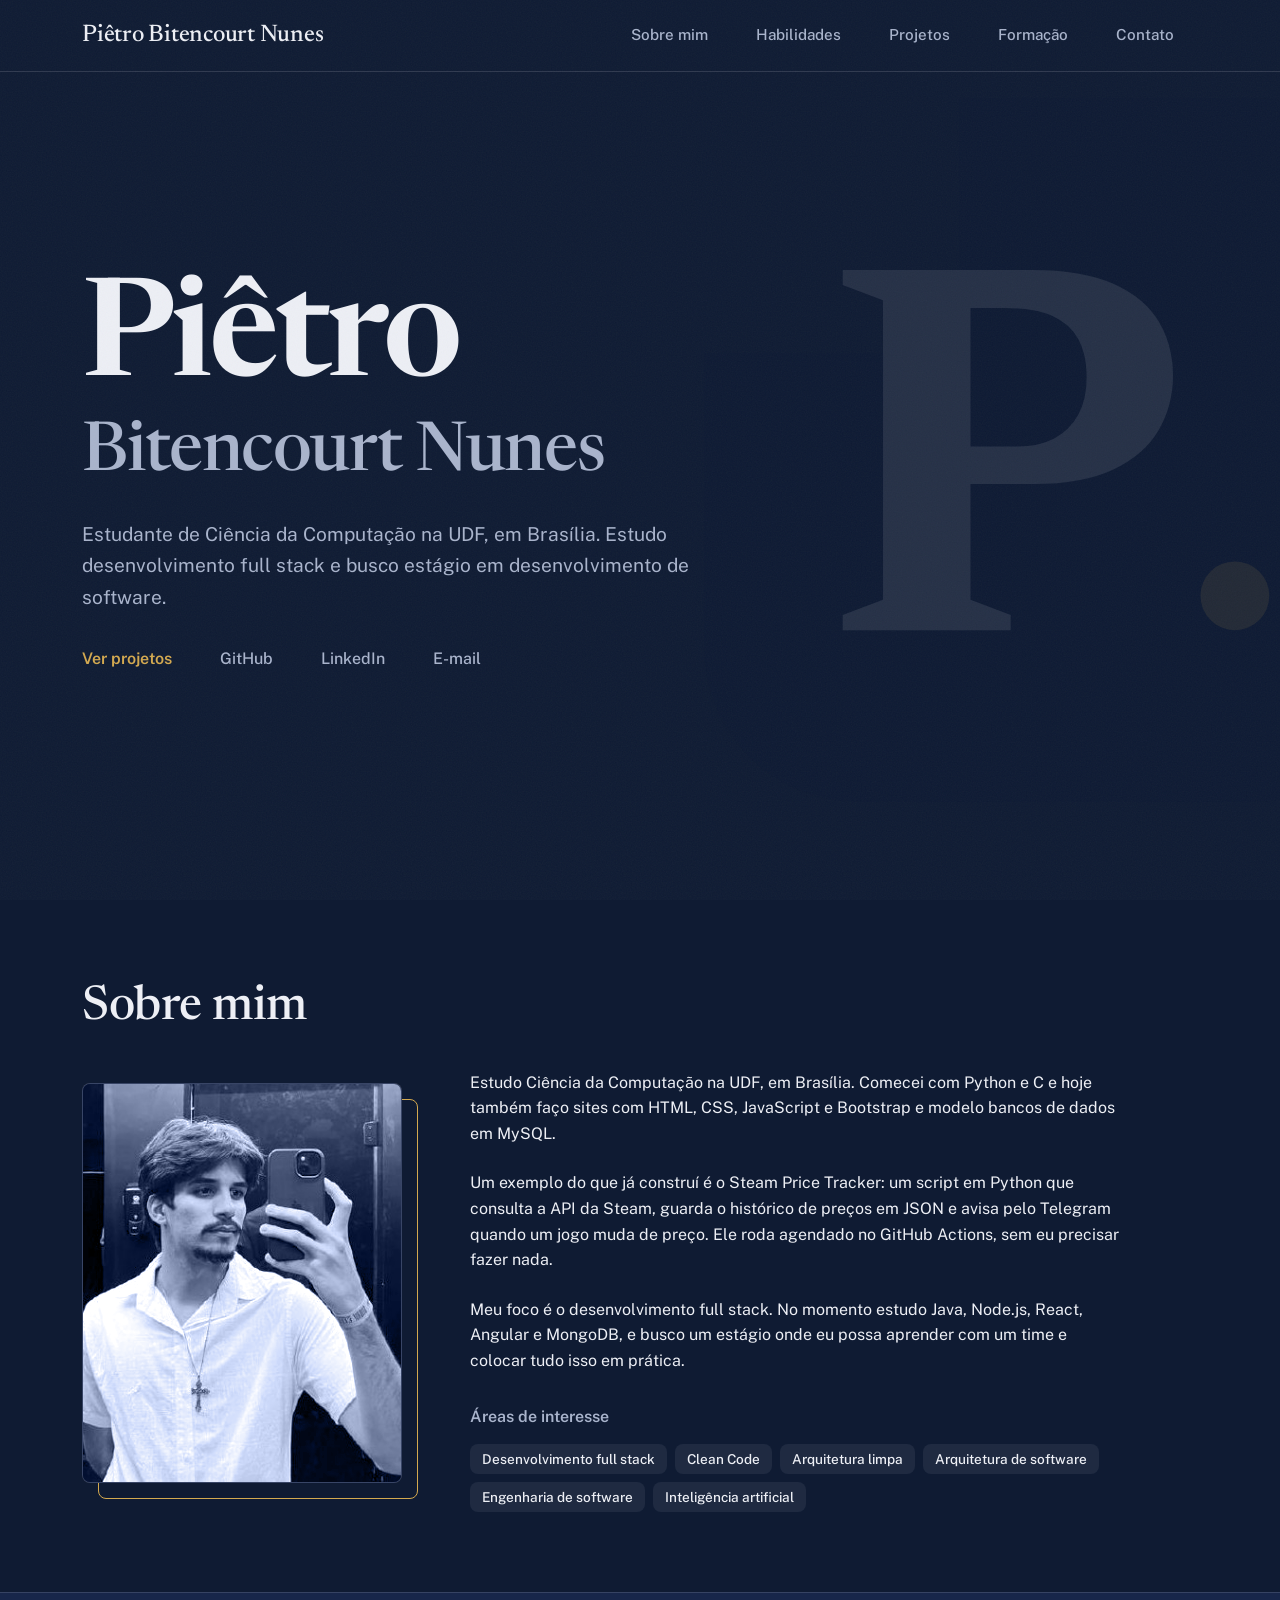
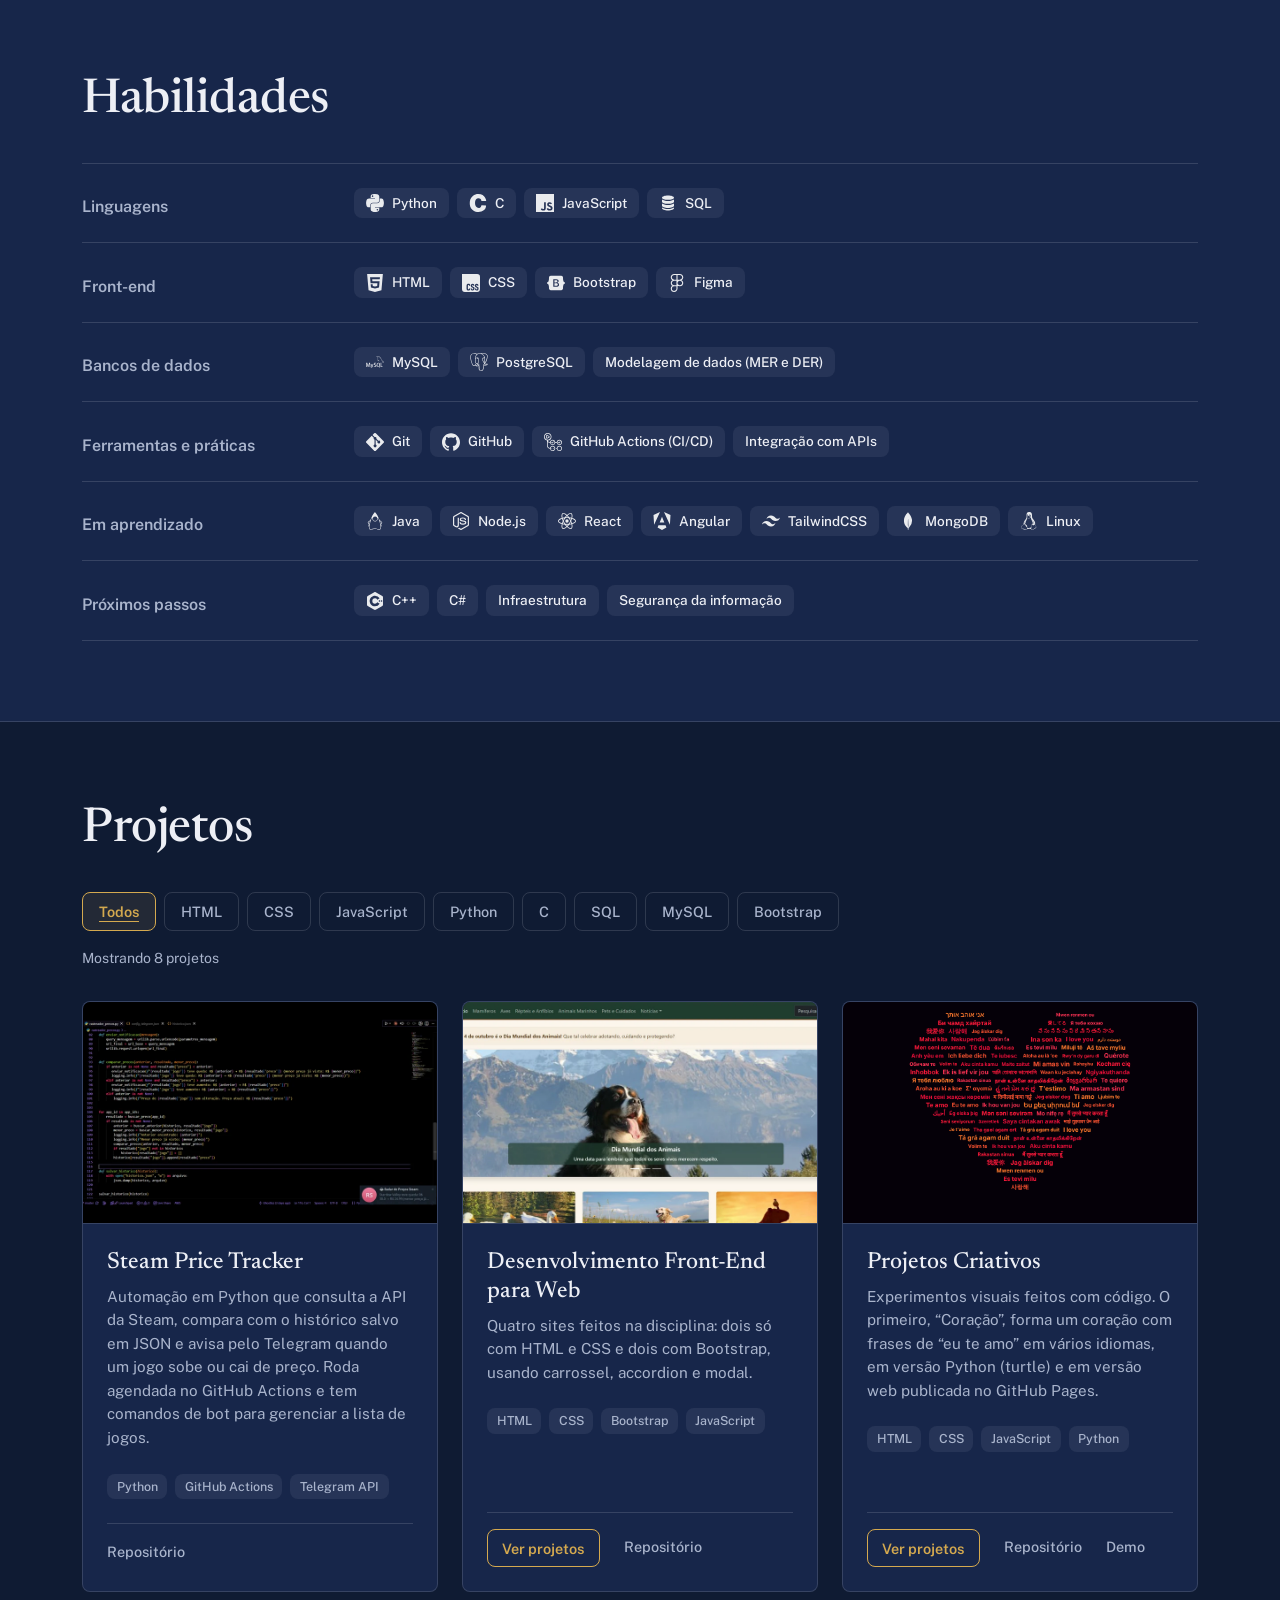
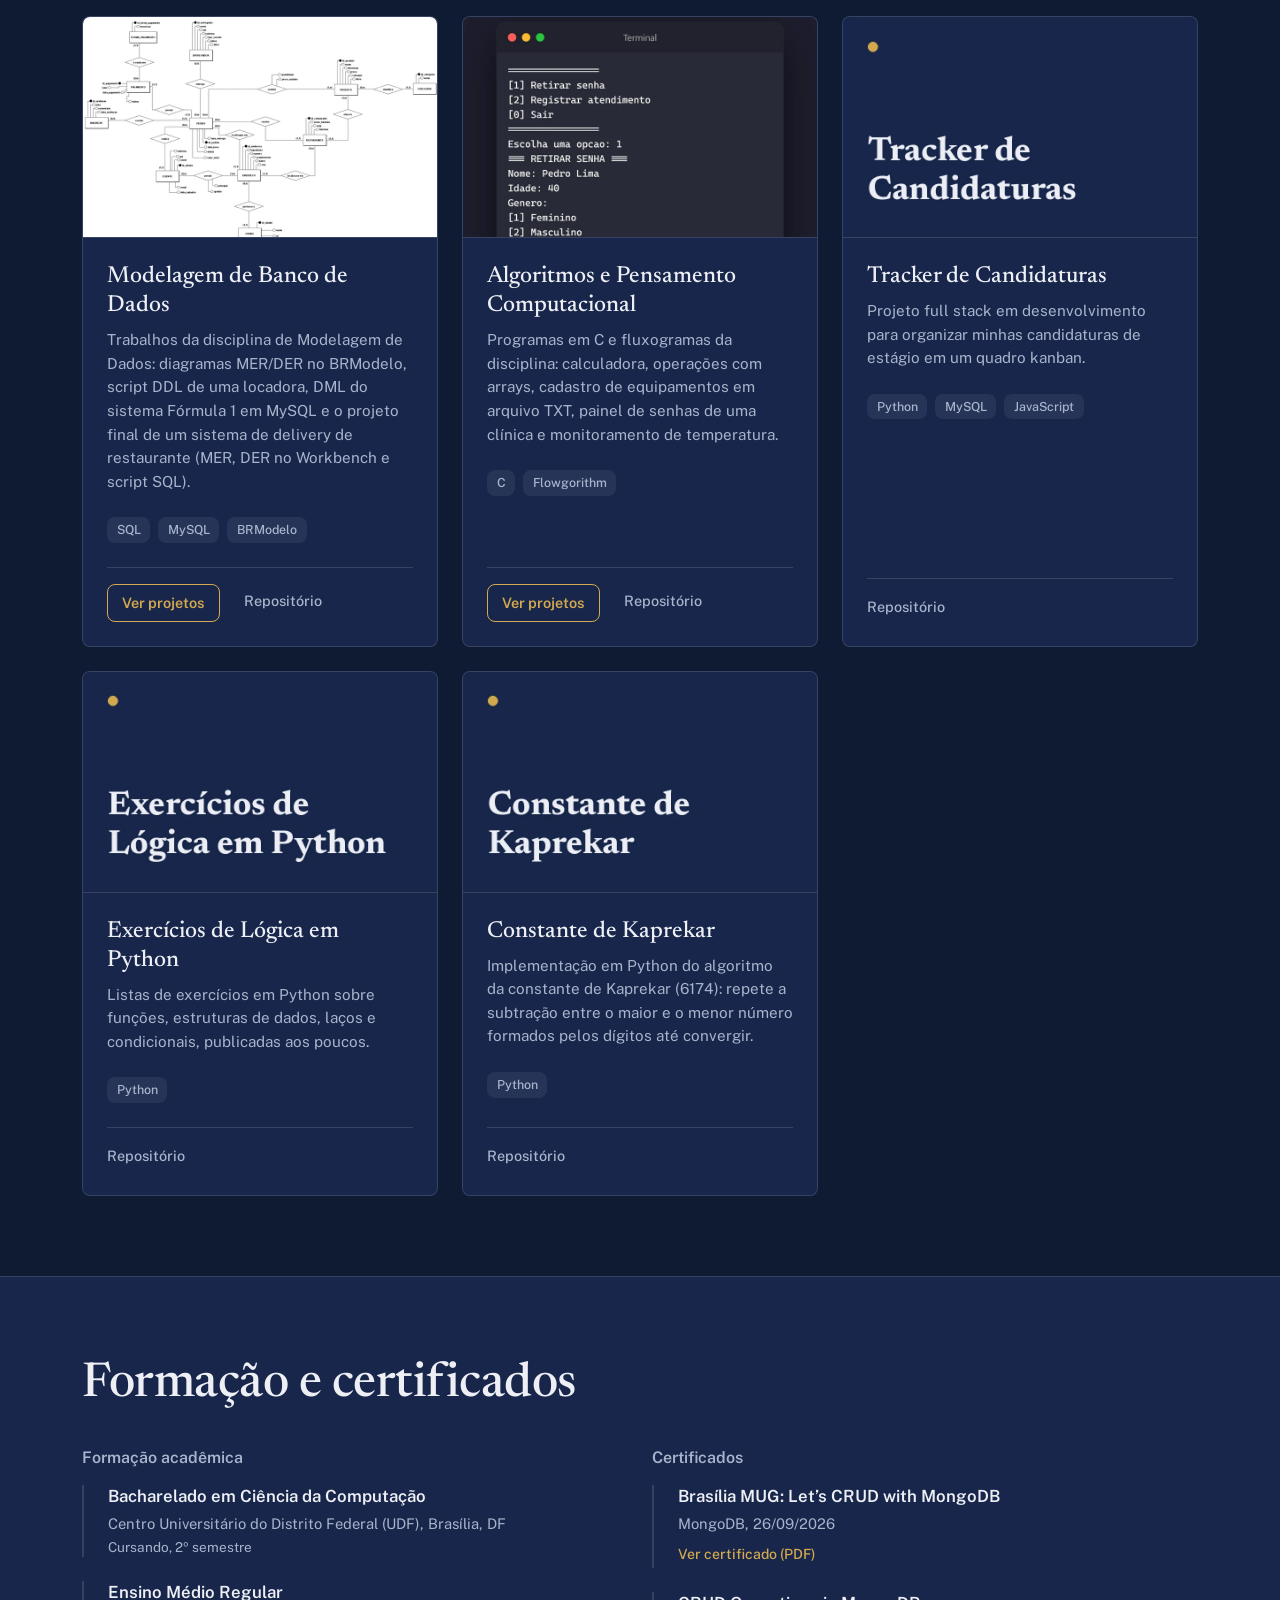
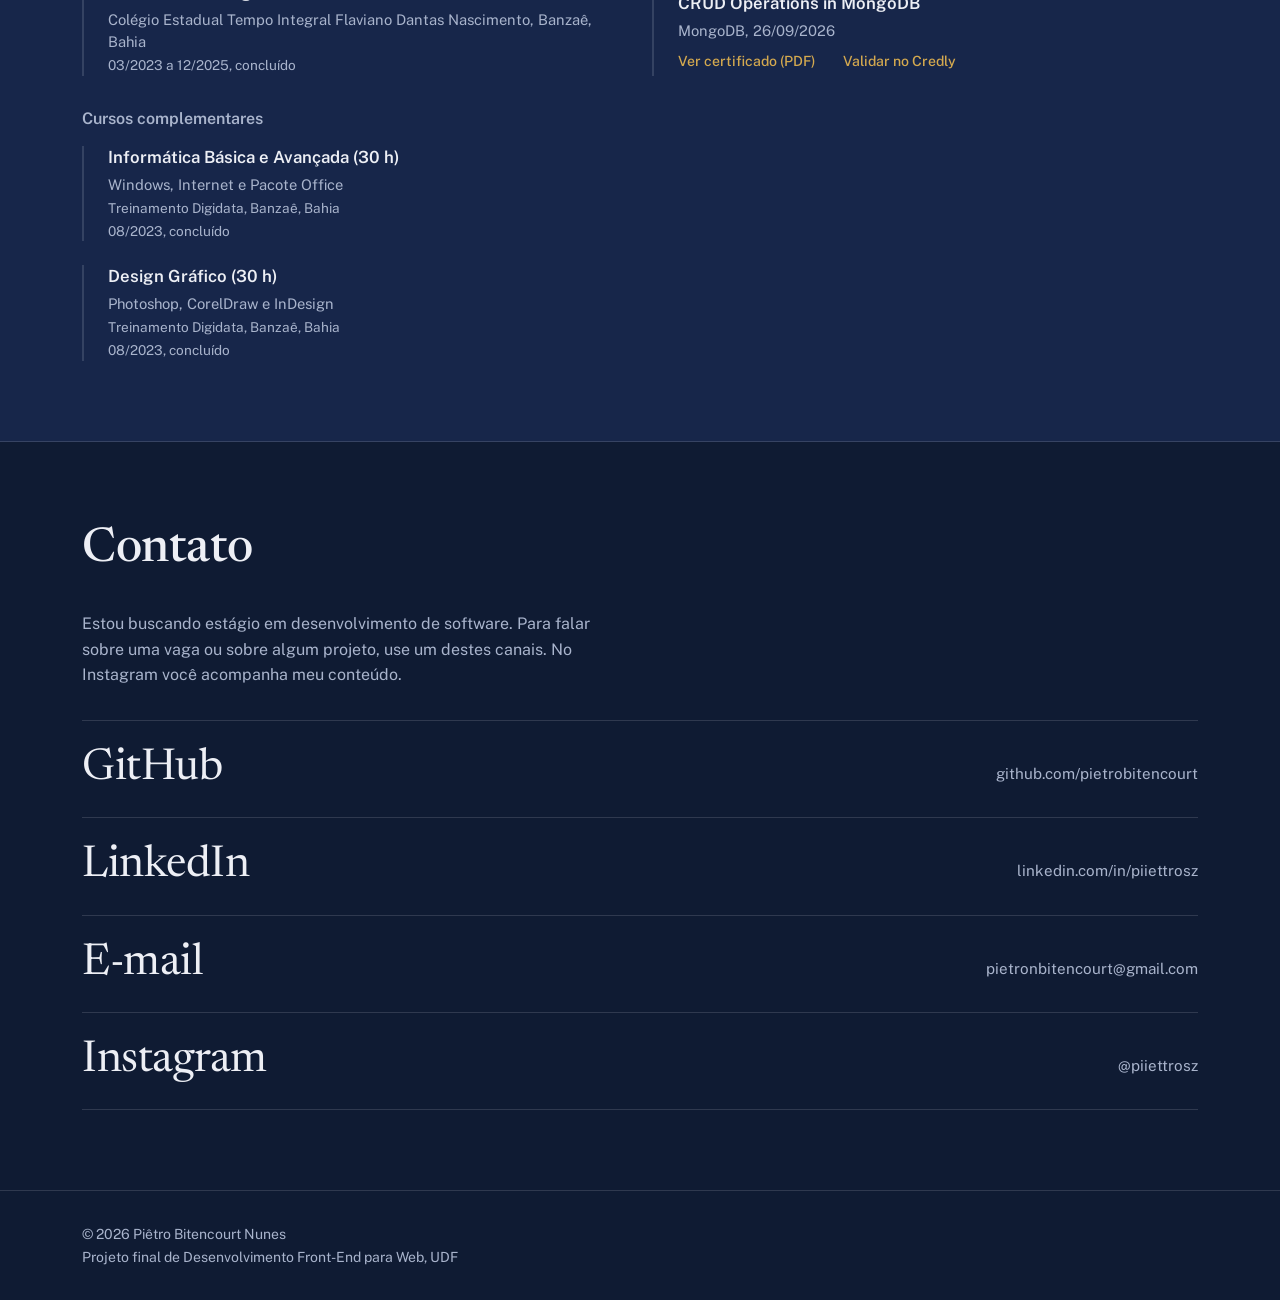
<file: 05-portfolio/index.html>
<!DOCTYPE html>
<!--
  ============================================================
  PORTFÓLIO — Piêtro Bitencourt Nunes
  Projeto Final · Desenvolvimento Front-End para Web
  ============================================================
  Classes sem estilo do Bootstrap (inicio-links, lista-chips, lista-formacao,
  lista-certificados, lista-contatos, filtros, btn-filtro...) são "ganchos"
  para o css/style.css. Os ids são ganchos para o js/main.js.
-->
<html lang="pt-BR">

<head>
  <meta charset="UTF-8">
  <meta name="viewport" content="width=device-width, initial-scale=1">
  <!-- Cor da barra do navegador no celular (mesmo azul-marinho do site). -->
  <meta name="theme-color" content="#0F1B33">
  <title>Piêtro Bitencourt Nunes — Portfólio</title>
  <meta name="description" content="Portfólio de Piêtro Bitencourt Nunes, estudante de Ciência da Computação na UDF com foco em desenvolvimento full stack.">

  <link rel="icon" href="img/favicon.svg" type="image/svg+xml">
  <link rel="icon" href="img/favicon.png" sizes="192x192">
  <link rel="apple-touch-icon" href="img/apple-touch-icon.png">

  <!-- Fontes: só os pesos que o site usa (carrega mais rápido). -->
  <link rel="preconnect" href="https://fonts.googleapis.com">
  <link rel="preconnect" href="https://fonts.gstatic.com" crossorigin>
  <link href="https://fonts.googleapis.com/css2?family=Newsreader:opsz,wght@6..72,400..700&family=Public+Sans:wght@400..600&display=swap" rel="stylesheet">

  <link href="https://cdn.jsdelivr.net/npm/bootstrap@5.3.9/dist/css/bootstrap.min.css" rel="stylesheet" integrity="sha384-yEPZ7jP9S0QKiUQ0m3jjsO4ProIW7wvR9gXkI7JOGa2XVsw53Yke2bsdkBbjmmiX" crossorigin="anonymous">

  <link rel="stylesheet" href="css/style.css">
</head>

<body>

  <a class="visually-hidden-focusable" href="#conteudo">Pular para o conteúdo</a>

  <!-- ============ CABEÇALHO / MENU ============ -->
  <header>
    <nav class="navbar navbar-expand-lg fixed-top" data-bs-theme="dark" aria-label="Navegação principal">
      <div class="container">
        <a class="navbar-brand" href="#inicio">Piêtro Bitencourt Nunes</a>

        <button class="navbar-toggler" type="button" data-bs-toggle="collapse" data-bs-target="#menu"
          aria-controls="menu" aria-expanded="false" aria-label="Abrir ou fechar o menu">
          <span class="navbar-toggler-icon"></span>
        </button>

        <div class="collapse navbar-collapse" id="menu">
          <ul class="navbar-nav ms-auto">
            <li class="nav-item"><a class="nav-link" href="#sobre">Sobre mim</a></li>
            <li class="nav-item"><a class="nav-link" href="#habilidades">Habilidades</a></li>
            <li class="nav-item"><a class="nav-link" href="#projetos">Projetos</a></li>
            <li class="nav-item"><a class="nav-link" href="#formacao">Formação</a></li>
            <li class="nav-item"><a class="nav-link" href="#contato">Contato</a></li>
          </ul>
        </div>
      </div>
    </nav>
  </header>


  <main id="conteudo">

    <!-- ---------- INÍCIO ---------- -->
    <section id="inicio">
      <!-- Letra "P" do favicon, enorme e quase transparente, como marca de fundo.
           É decorativa: alt vazio e aria-hidden para leitores de tela ignorarem. -->
      <img class="inicio-marca" src="img/favicon.svg" alt="" aria-hidden="true" width="512" height="512">

      <div class="container">
        <!-- O nome em dois blocos: o primeiro nome é o protagonista. -->
        <h1><span class="nome">Piêtro</span> <span class="sobrenome">Bitencourt Nunes</span></h1>
        <p class="inicio-texto">Estudante de Ciência da Computação na UDF, em Brasília. Estudo desenvolvimento full stack e busco estágio em desenvolvimento de software.</p>

        <div class="inicio-links">
          <a href="#projetos">Ver projetos</a>
          <a href="https://github.com/pietrobitencourt" target="_blank" rel="noopener">GitHub</a>
          <a href="https://www.linkedin.com/in/piiettrosz/" target="_blank" rel="noopener">LinkedIn</a>
          <a href="mailto:pietronbitencourt@gmail.com">E-mail</a>
        </div>
      </div>
    </section>

    <!-- ---------- SOBRE MIM ---------- -->
    <section id="sobre">
      <div class="container">
        <h2>Sobre mim</h2>

        <div class="row align-items-center g-4 g-lg-5">
          <div class="col-md-4">
            <!-- figure: o CSS usa a moldura dourada deslocada e o tom azul da foto. -->
            <figure class="retrato">
              <img src="img/perfil.jpg" alt="Foto de Piêtro Bitencourt Nunes" class="img-fluid" width="420" height="420">
            </figure>
          </div>
          <div class="col-md-8">
            <p>Estudo Ciência da Computação na UDF, em Brasília. Comecei com Python e C e hoje também faço sites com HTML, CSS, JavaScript e Bootstrap e modelo bancos de dados em MySQL.</p>
            <p>Um exemplo do que já construí é o Steam Price Tracker: um script em Python que consulta a API da Steam, guarda o histórico de preços em JSON e avisa pelo Telegram quando um jogo muda de preço. Ele roda agendado no GitHub Actions, sem eu precisar fazer nada.</p>
            <p>Meu foco é o desenvolvimento full stack. No momento estudo Java, Node.js, React, Angular e MongoDB, e busco um estágio onde eu possa aprender com um time e colocar tudo isso em prática.</p>

            <h3>Áreas de interesse</h3>
            <ul class="lista-chips">
              <li>Desenvolvimento full stack</li>
              <li>Clean Code</li>
              <li>Arquitetura limpa</li>
              <li>Arquitetura de software</li>
              <li>Engenharia de software</li>
              <li>Inteligência artificial</li>
            </ul>
          </div>
        </div>
      </div>
    </section>

    <!-- ---------- HABILIDADES ---------- -->
    <section id="habilidades">
      <div class="container">
        <h2>Habilidades</h2>

        <!-- Uma linha por categoria: rótulo à esquerda, tecnologias à direita
             (no celular, uma embaixo da outra). -->
        <div class="habilidades-lista">
          <div class="habilidade">
            <h3>Linguagens</h3>
            <ul class="lista-chips">
              <li><img class="icone" src="img/icons/python.svg" alt="" width="16" height="16">Python</li>
              <li><img class="icone" src="img/icons/c.svg" alt="" width="16" height="16">C</li>
              <li><img class="icone" src="img/icons/javascript.svg" alt="" width="16" height="16">JavaScript</li>
              <li><img class="icone" src="img/icons/sql.svg" alt="" width="16" height="16">SQL</li>
            </ul>
          </div>

          <div class="habilidade">
            <h3>Front-end</h3>
            <ul class="lista-chips">
              <li><img class="icone" src="img/icons/html5.svg" alt="" width="16" height="16">HTML</li>
              <li><img class="icone" src="img/icons/css.svg" alt="" width="16" height="16">CSS</li>
              <li><img class="icone" src="img/icons/bootstrap.svg" alt="" width="16" height="16">Bootstrap</li>
              <li><img class="icone" src="img/icons/figma.svg" alt="" width="16" height="16">Figma</li>
            </ul>
          </div>

          <div class="habilidade">
            <h3>Bancos de dados</h3>
            <ul class="lista-chips">
              <li><img class="icone" src="img/icons/mysql.svg" alt="" width="16" height="16">MySQL</li>
              <li><img class="icone" src="img/icons/postgresql.svg" alt="" width="16" height="16">PostgreSQL</li>
              <li>Modelagem de dados (MER e DER)</li>
            </ul>
          </div>

          <div class="habilidade">
            <h3>Ferramentas e práticas</h3>
            <ul class="lista-chips">
              <li><img class="icone" src="img/icons/git.svg" alt="" width="16" height="16">Git</li>
              <li><img class="icone" src="img/icons/github.svg" alt="" width="16" height="16">GitHub</li>
              <li><img class="icone" src="img/icons/githubactions.svg" alt="" width="16" height="16">GitHub Actions (CI/CD)</li>
              <li>Integração com APIs</li>
            </ul>
          </div>

          <div class="habilidade">
            <h3>Em aprendizado</h3>
            <ul class="lista-chips">
              <li><img class="icone" src="img/icons/openjdk.svg" alt="" width="16" height="16">Java</li>
              <li><img class="icone" src="img/icons/nodedotjs.svg" alt="" width="16" height="16">Node.js</li>
              <li><img class="icone" src="img/icons/react.svg" alt="" width="16" height="16">React</li>
              <li><img class="icone" src="img/icons/angular.svg" alt="" width="16" height="16">Angular</li>
              <li><img class="icone" src="img/icons/tailwindcss.svg" alt="" width="16" height="16">TailwindCSS</li>
              <li><img class="icone" src="img/icons/mongodb.svg" alt="" width="16" height="16">MongoDB</li>
              <li><img class="icone" src="img/icons/linux.svg" alt="" width="16" height="16">Linux</li>
            </ul>
          </div>

          <div class="habilidade">
            <h3>Próximos passos</h3>
            <ul class="lista-chips">
              <li><img class="icone" src="img/icons/cplusplus.svg" alt="" width="16" height="16">C++</li>
              <li>C#</li>
              <li>Infraestrutura</li>
              <li>Segurança da informação</li>
            </ul>
          </div>
        </div>
      </div>
    </section>


    <!-- ---------- PROJETOS ---------- -->
    <section id="projetos">
      <div class="container">
        <h2>Projetos</h2>

        <!-- aria-pressed informa a leitores de tela qual filtro está ativo (o JS troca true/false). -->
        <div class="filtros" role="group" aria-label="Filtrar projetos por tecnologia">
          <button type="button" class="btn-filtro ativo" data-filtro="todos" aria-pressed="true">Todos</button>
          <button type="button" class="btn-filtro" data-filtro="HTML" aria-pressed="false">HTML</button>
          <button type="button" class="btn-filtro" data-filtro="CSS" aria-pressed="false">CSS</button>
          <button type="button" class="btn-filtro" data-filtro="JavaScript" aria-pressed="false">JavaScript</button>
          <button type="button" class="btn-filtro" data-filtro="Python" aria-pressed="false">Python</button>
          <button type="button" class="btn-filtro" data-filtro="C" aria-pressed="false">C</button>
          <button type="button" class="btn-filtro" data-filtro="SQL" aria-pressed="false">SQL</button>
          <button type="button" class="btn-filtro" data-filtro="MySQL" aria-pressed="false">MySQL</button>
          <button type="button" class="btn-filtro" data-filtro="Bootstrap" aria-pressed="false">Bootstrap</button>
        </div>

        <!-- O JS escreve aqui "Mostrando 3 projetos"; aria-live faz o leitor de tela anunciar a mudança. -->
        <p class="filtros-resumo" id="resumo-filtro" aria-live="polite"></p>

        <!-- Começa vazia: o JS cria um card para cada objeto de js/projetos.js. -->
        <div class="row g-4" id="lista-projetos"></div>

        <!-- Quem navega sem JavaScript vê isto em vez de uma lista vazia. -->
        <noscript>
          <p>Os projetos são exibidos com JavaScript. Veja todos no
            <a href="https://github.com/pietrobitencourt?tab=repositories" target="_blank" rel="noopener">meu GitHub</a>.</p>
        </noscript>
      </div>
    </section>

    <!-- ---------- FORMAÇÃO E CERTIFICADOS ---------- -->
    <section id="formacao">
      <div class="container">
        <h2>Formação e certificados</h2>

        <div class="row g-4">
          <div class="col-md-6">
            <h3>Formação acadêmica</h3>
            <ul class="lista-formacao">
              <li>
                <h4>Bacharelado em Ciência da Computação</h4>
                <p>Centro Universitário do Distrito Federal (UDF), Brasília, DF</p>
                <p>Cursando, 2º semestre</p>
              </li>
              <li>
                <h4>Ensino Médio Regular</h4>
                <p>Colégio Estadual Tempo Integral Flaviano Dantas Nascimento, Banzaê, Bahia</p>
                <p><time datetime="2023-03">03/2023</time> a <time datetime="2025-12">12/2025</time>, concluído</p>
              </li>
            </ul>

            <h3>Cursos complementares</h3>
            <ul class="lista-formacao">
              <li>
                <h4>Informática Básica e Avançada (30 h)</h4>
                <p>Windows, Internet e Pacote Office</p>
                <p>Treinamento Digidata, Banzaê, Bahia</p>
                <p><time datetime="2023-08">08/2023</time>, concluído</p>
              </li>
              <li>
                <h4>Design Gráfico (30 h)</h4>
                <p>Photoshop, CorelDraw e InDesign</p>
                <p>Treinamento Digidata, Banzaê, Bahia</p>
                <p><time datetime="2023-08">08/2023</time>, concluído</p>
              </li>
            </ul>
          </div>

          <div class="col-md-6">
            <h3>Certificados</h3>
            <ul class="lista-certificados">
              <li>
                <h4>Brasília MUG: Let’s CRUD with MongoDB</h4>
                <p>MongoDB, <time datetime="2026-09-26">26/09/2026</time></p>
                <a href="docs/certificado-mongodb-brasilia-mug.pdf" target="_blank" rel="noopener">Ver certificado (PDF)</a>
              </li>
              <li>
                <h4>CRUD Operations in MongoDB</h4>
                <p>MongoDB, <time datetime="2026-09-26">26/09/2026</time></p>
                <a href="docs/certificado-mongodb-crud-operations.pdf" target="_blank" rel="noopener">Ver certificado (PDF)</a>
                <a href="https://www.credly.com/badges/4a0df22b-ad01-4c50-a79a-6b9bf688bc6a" target="_blank" rel="noopener">Validar no Credly</a>
              </li>
            </ul>
          </div>
        </div>
      </div>
    </section>

    <!-- ---------- CONTATO ---------- -->
    <section id="contato">
      <div class="container">
        <h2>Contato</h2>
        <p class="contato-texto">Estou buscando estágio em desenvolvimento de software. Para falar sobre uma vaga ou sobre algum projeto, use um destes canais. No Instagram você acompanha meu conteúdo.</p>

        <!-- Cada linha inteira é um link: nome do canal + endereço. -->
        <ul class="lista-contatos">
          <li>
            <a href="https://github.com/pietrobitencourt" target="_blank" rel="noopener">
              <span class="contato-nome">GitHub</span>
              <span class="contato-endereco">github.com/pietrobitencourt</span>
            </a>
          </li>
          <li>
            <a href="https://www.linkedin.com/in/piiettrosz/" target="_blank" rel="noopener">
              <span class="contato-nome">LinkedIn</span>
              <span class="contato-endereco">linkedin.com/in/piiettrosz</span>
            </a>
          </li>
          <li>
            <a href="mailto:pietronbitencourt@gmail.com">
              <span class="contato-nome">E-mail</span>
              <span class="contato-endereco">pietronbitencourt@gmail.com</span>
            </a>
          </li>
          <li>
            <a href="https://instagram.com/piiettrosz" target="_blank" rel="noopener">
              <span class="contato-nome">Instagram</span>
              <span class="contato-endereco">@piiettrosz</span>
            </a>
          </li>
        </ul>
      </div>
    </section>
  </main>

  <!-- ============ RODAPÉ ============ -->
  <footer>
    <div class="container">
      <p>&copy; 2026 Piêtro Bitencourt Nunes</p>
      <p>Projeto final de Desenvolvimento Front-End para Web, UDF</p>
    </div>
  </footer>

  <!-- ============ MODAL DE DETALHES DO PROJETO ============ -->
  <div class="modal fade" id="modal-projeto" tabindex="-1" aria-labelledby="modal-titulo" aria-hidden="true">
    <div class="modal-dialog modal-dialog-centered modal-dialog-scrollable">
      <div class="modal-content">
        <div class="modal-header">
          <h3 class="modal-title fs-5" id="modal-titulo"></h3>
          <button type="button" class="btn-close" data-bs-dismiss="modal" aria-label="Fechar"></button>
        </div>
        <div class="modal-body">
          <p id="modal-descricao"></p>
          <ul id="modal-subprojetos"></ul>
        </div>
        <div class="modal-footer">
          <a id="modal-repo" href="#" target="_blank" rel="noopener">Abrir repositório completo</a>
        </div>
      </div>
    </div>
  </div>


  <script src="https://cdn.jsdelivr.net/npm/bootstrap@5.3.9/dist/js/bootstrap.bundle.min.js" integrity="sha384-WyOxWvTyr1QaMPfiPJSv76iReVthorl5uWlFtZPyK0IEB0hGzo9y5Bp9mYanr8Bu" crossorigin="anonymous"></script>

  <script src="js/projetos.js" defer></script>
  <script src="js/main.js" defer></script>
</body>

</html>
</file>
<file: 01-petshop-taguatinga/css/style.css>
*{
    margin: 0px;
    padding: 0px;
    box-sizing: border-box;
}

html{
    font-size: 62.5%;
}

body{
    font-family: Arial, Helvetica, sans-serif;
    font-size: 1.6rem;
}

header {
    background-color: #29402C;
    display: flex;
    justify-content: space-between;
    align-items: center;
    box-shadow: 0 2px 10px rgba(0,0,0,0.5);
    position: fixed;
    width: 100%;
    padding: 10px 20px;
    min-height: 60px;
}

.logo{
    color: #FFFFFF;
    font-size: 3rem;
    font-weight: 700;
    text-decoration: none;
    text-shadow: 1px 1px 5px rgba(0,0,0,0.5);
}

.navbar ul{
    display: flex;
    list-style: none;
    gap: 5px;
}

.navbar a:link, .navbar a:visited {
    text-decoration: none;
    color: #FFFFFF;
    font-size: 1.8rem;
    padding: 10px 15px;
    text-shadow: 1px 1px 5px rgba(255,255,255,0.5);
    border-radius: 5px;
    transition: background-color 0.3s ease;
}

.navbar a:hover, .navbar a:active {
    background-color: #4E6E52;
}

#hero{
    background-image: url('../img/hero.jpg');
    background-position: top;
    background-repeat: no-repeat;
    background-size: cover;
    width: 100%;
    height: 100vh;
    border: 10px solid #29402C;
    border-radius: 10px;
}

h1{
    text-align: center;
    padding: 40px 0;
    font-size: 3rem;
}

section{
    padding: 50px 20px;
    min-height: 100vh;
    display: flex;
    flex-direction: column;
    justify-content: center;
}

#about{
    background-color: #E5F5E7;
}

#about p{
    font-size: 2rem;
    text-align: center;
    line-height: 3rem;
    max-width: 800px;
    margin: 0 auto;
}

.destaque{
    color: #39583d;
}

#gallery{
    background-color: #E5F5E7;
    display: block;
    text-align: center;
}

#gallery img{
    width: 300px;
    height: 200px;
    object-fit: cover;
    display: inline-block;
    margin: 40px;
    border: 2px solid #ffffff;
    border-radius: 10px;
    box-shadow: 5px 5px 20px rgba(14,14,14,0.5);
    transition: transform 0.3s ease;
}

#gallery img:hover{
    transform: scale(1.05);
}

#map{
    padding: 0 !important;
}

#contact{
    background-color:#E5F5E7;
    align-items: center;
}

#contact form{
    width: 100%;
    max-width: 400px;
    display: flex;
    flex-direction: column;
    text-align: center;
}

#contact label{
    font-size: 1.6rem;
    margin-bottom: 5px;
    font-weight: bold;
}

#contact input, #contact textarea{
    width: 100%;
    padding: 12px;
    margin-bottom: 20px;
    font-size: 1.4rem;
    border: none;
    border-radius: 8px;
}

#contact button{
    background-color: #29402C;
    color:#E5F5E7;
    border: none;
    font-size: 1.6rem;
    padding: 12px;
    border-radius: 8px;
    cursor: pointer;
    transition: background-color 0.3s;
    width: 100%;
}

#contact button:hover{
    background-color: #1a2b1c;
}

footer{
    background-color: #29402C;
    padding: 20px 10px;
    text-align: center;
    color: #FFFFFF;
}

footer a{
    color: #0d0d0d;
    text-decoration: none;
    font-weight: bold;
}
</file>
<file: 02-picos-do-brasil/css/style.css>
*{
    margin: 0px;
    padding: 0px;
    box-sizing: border-box;
}

html{
    font-size: 62.5%;
}

body{
    font-family: Arial, Helvetica, sans-serif;
    font-size: 1.6rem;
}

header {
    background-color:#263F4C;
    display: flex;
    justify-content: space-between;
    align-items: center;
    box-shadow: 0 2px 10px rgba(0,0,0,0.5);
    position: fixed;
    width: 100%;
    padding: 10px 20px;
    min-height: 60px;
}

h1 {
    text-align: center;
    padding: 40px 0;
    font-size: 3rem;
}

section {
    padding: 50px 20px;
    min-height: 100vh;
    display: flex;
    flex-direction: column;
    justify-content: center;
}

.logo{
    color: #FFFFFF;
    font-size: 3rem;
    font-weight: 700;
    text-decoration: none;
    text-shadow: 1px 1px 5px rgba(0,0,0,0.5);
}

.navbar ul {
    display: flex;
    list-style: none;
    gap: 5px;
}

.navbar a:link, .navbar a:visited {
    text-decoration: none;
    color: #FFFFFF;
    font-size: 1.8rem;
    padding: 10px 15px;
    text-shadow: 1px 1px 5px rgba(255, 255, 255, 0.5);
    border-radius: 5px;
    transition: background-color 0.3s ease;
}

.navbar a:hover, .navbara:active {
    background-color: #9ABBD9;
}

#hero {
    background-image: url('../img/hero.jpg');
    background-position: top;
    background-repeat: no-repeat;
    background-size: cover;
    width: 100%;
    height: 100vh;
}

#about {
    background-color: #E8EDEB;
    padding: 40px;
    width: 100%;
    margin: 0 auto;
}

#about p {
    font-size: 2rem;
    text-align: justify;
    line-height: 3rem;
    max-width: 1200px;
    margin: 0 auto;
}

#top {
    background-color: #E8EDEB;
    margin: 0;
    
}

#top h1 {
    margin-bottom: 0;
    padding-bottom: 0;
}

#containerText {
    display: flex;
    flex-direction: row;
    padding-top: 0;
}

.picosText{
    max-width: 14%;
    text-align: center;
}

.picosText h2 {
    margin-bottom: 25px;
}


#gallery {
    background-color: #E8EDEB;
    display: block;
    text-align: center;
}

#gallery section {
    display: inline-block;
}

#gallery img {
    width: 700px;
    height: 500px;
    object-fit: cover;
    margin: 10px 10px 0 10px;   
    border: 2px solid #FFFFFF;
    border-radius: 10px;
    box-shadow: 5px 5px 20px rgba(14,14,14,0.5);
    transition: transform 0.3s ease;
}


#gallery img:hover {
    transform: scale(1.05);
}

#map {
    padding: 0 !important;
}
#map iframe {
    width: 100%;
    height: 100vh;
}

#contact {
    background-color: #E8EDEB;
    align-items: center;
}

#contact form {
    width: 90%;
    max-width: 500px;
    background-color: #FFFFFF;
    padding: 40px;
    border: 3px solid #023E73;
    border-radius: 15px;
    box-shadow: 0 4px 15px rgba(2, 62, 115, 0.2);
    display: flex;
    flex-direction: column;
}

#contact label {
    font-size: 1.6rem;
    margin-bottom: 5px;
    font-weight: bold;
}

#contact input, #contact textarea {
    width: 100%;
    padding: 12px;
    margin-bottom: 20px;
    font-size: 1.4rem;
    border: 1px solid #9ABBD9;
    border-radius: 8px;
    box-sizing: border-box;
}

#contact button {
    background-color: #263F4C;
    color: #FFFFFF;
    border: none;
    font-size: 1.6rem;
    padding: 12px;
    border-radius: 8px;
    cursor: pointer;
    transition: background-color 0.3s;
    width: 100%;
}

#contact button:hover {
    background-color: #263F4C;
}

footer {
    background-color: #263F4C;
    padding: 20px 10px;
    text-align: center;
    color: #FFFFFF;
}

footer a {
    color: #9ABBD9;
    text-decoration: none;
    font-weight: bold;
}

footer a:hover {
    color: #FFFFFF;
}
</file>
<file: 05-portfolio/css/style.css>
/* ============================================================
   css/style.css — PORTFÓLIO — Piêtro Bitencourt Nunes
   ============================================================

   ÍNDICE
    1. Variáveis (tokens)
    2. Base e Bootstrap
    3. Acessibilidade e foco
    4. Utilitários de seção
    5. Menu (navbar)
    6. Início
    7. Sobre mim
    8. Habilidades e chips
    9. Projetos: filtros e cards
   10. Modal
   11. Formação e certificados
   12. Contato e rodapé
   13. Responsivo
   14. Camada visual (textura de fundo e entrada do início)
   ============================================================ */


/* ============================================================
                    1. VARIÁVEIS (tokens)
   ============================================================ */
:root {
  /* Cores */
  --cor-fundo: #0F1B33;          /* azul-marinho do site */
  --cor-superficie: #17264A;     /* blocos um pouco mais claros que o fundo */
  --cor-texto: #EDEFF5;          /* branco levemente azulado */
  --cor-texto-suave: #A9B4CC;    /* textos secundários */
  --cor-destaque: #D4A94F;       /* dourado */
  --cor-destaque-hover: #E3BE6F; /* dourado um pouco mais claro (hover) */
  --cor-borda: rgba(237, 239, 245, 0.14);

  /* Tipografia */
  --fonte-titulo: "Newsreader", Georgia, serif;
  --fonte-texto: "Public Sans", system-ui, sans-serif;

  /* Espaçamento: múltiplos de 8px */
  --espaco-1: 0.5rem;   /*  8px */
  --espaco-2: 1rem;     /* 16px */
  --espaco-3: 1.5rem;   /* 24px */
  --espaco-4: 2rem;     /* 32px */
  --espaco-6: 3rem;     /* 48px */
  --espaco-8: 4rem;     /* 64px */

  /* Outros */
  --raio: 0.5rem;
  --altura-navbar: 4.5rem;
  --transicao: 0.25s ease;
}


/* ============================================================
                    2. BASE E BOOTSTRAP
   ============================================================ */
:root {
  --bs-body-bg: var(--cor-fundo);
  --bs-body-color: var(--cor-texto);
  --bs-body-font-family: var(--fonte-texto);
  /* No Bootstrap 5.3 a cor dos links usa a versão RGB (números separados por vírgula). */
  --bs-link-color-rgb: 212, 169, 79;
  --bs-link-hover-color-rgb: 227, 190, 111;
  --bs-border-color: var(--cor-borda);
  --bs-border-radius: var(--raio);

  color-scheme: dark;
}

html {
  scroll-behavior: smooth;
  scroll-padding-top: var(--altura-navbar); /* compensa a navbar fixa nos links #seção */
}

body {
  background-color: var(--cor-fundo);
  color: var(--cor-texto);
  font-family: var(--fonte-texto);
  line-height: 1.6;
  -webkit-font-smoothing: antialiased;
}

::selection {
  background-color: var(--cor-destaque);
  color: var(--cor-fundo);
}


h1, .h1 {
  font-family: var(--fonte-titulo);
  font-size: clamp(2.5rem, 6vw, 4.5rem);
  line-height: 1.15;
  letter-spacing: -0.02em;
}

h2, .h2 {
  font-family: var(--fonte-titulo);
  font-size: clamp(2rem, 4vw, 3rem);
  line-height: 1.2;
  letter-spacing: -0.01em;
}

/* h3 "de título" (nome de projeto, título do modal). Os h3 que funcionam como
   rótulo de grupo (Sobre, Habilidades, Formação) ganham outro estilo mais abaixo. */
h3, .h3 {
  font-family: var(--fonte-titulo);
  font-size: clamp(1.25rem, 2.4vw, 1.5rem);
  line-height: 1.3;
}

h4, .h4 {
  font-family: var(--fonte-titulo);
  font-size: clamp(1.25rem, 2vw, 1.5rem);
  line-height: 1.35;
}

a {
  color: var(--cor-destaque);
  text-decoration: underline;
  text-decoration-thickness: 1px;
  text-underline-offset: 0.25em;
  transition: color var(--transicao), text-decoration-color var(--transicao);
}

a:hover,
a:focus-visible {
  color: var(--cor-destaque-hover);
  text-decoration-thickness: 2px;
}

.nav-link,
.navbar-brand,
.btn {
  text-decoration: none;
}

img,
svg,
video {
  max-width: 100%;
  height: auto;
  display: block;
}

@media (prefers-reduced-motion: reduce) {
  html {
    scroll-behavior: auto;
  }

  *,
  *::before,
  *::after {
    animation-duration: 0.01ms !important;
    animation-iteration-count: 1 !important;
    transition-duration: 0.01ms !important;
    scroll-behavior: auto !important;
  }
}


/* ============================================================
                 3. ACESSIBILIDADE E FOCO
   ============================================================ */
a:focus-visible,
button:focus-visible,
input:focus-visible,
select:focus-visible,
textarea:focus-visible,
[tabindex]:not([tabindex="-1"]):focus-visible {
  outline: 2px solid var(--cor-destaque);
  outline-offset: 3px;
  border-radius: 2px;
}

/* Link "Pular para o conteúdo": sem isto ele aparece atrás da navbar fixa. */
.visually-hidden-focusable:focus {
  position: fixed;
  top: var(--espaco-1);
  left: var(--espaco-1);
  z-index: 2000;
  padding: var(--espaco-1) var(--espaco-2);
  background-color: var(--cor-superficie);
  color: var(--cor-texto);
  border: 1px solid var(--cor-destaque);
  border-radius: var(--raio);
}


/* ============================================================
                     4. UTILITÁRIOS DE SEÇÃO
   ============================================================ */
section {
  padding-block: clamp(var(--espaco-6), 8vw, calc(var(--espaco-8) * 1.25));
  position: relative;
}

section h2 {
  margin-bottom: var(--espaco-4); /* 32px */
}

#habilidades,
#formacao {
  background-color: var(--cor-superficie);
  border-block: 1px solid var(--cor-borda);
}

/* Rótulo de grupo: usado nos h3 de Sobre, Habilidades e Formação. */
#sobre h3,
#habilidades h3,
#formacao h3 {
  font-family: var(--fonte-texto);
  font-size: 1rem;
  font-weight: 600;
  line-height: 1.4;
  color: var(--cor-texto-suave);
  margin-bottom: var(--espaco-2);
}

#sobre h3 {
  margin-top: var(--espaco-4);
}

.lista-formacao + h3 {
  margin-top: var(--espaco-4);
}


/* ============================================================
                        5. MENU (navbar)
   ============================================================ */
.navbar {
  background-color: var(--cor-fundo);
  border-bottom: 1px solid var(--cor-borda);
  min-height: var(--altura-navbar);
  padding-block: var(--espaco-1);
}

.navbar-brand {
  font-family: var(--fonte-titulo);
  font-size: 1.5rem;
  font-weight: 500;
  color: var(--cor-texto);
  letter-spacing: -0.01em;
  transition: color var(--transicao);
}

.navbar-brand:hover,
.navbar-brand:focus-visible {
  color: var(--cor-destaque);
}

.navbar .nav-link {
  color: var(--cor-texto-suave);
  font-size: 0.95rem;
  font-weight: 500;
  padding-inline: 0;
  margin-inline: var(--espaco-2);
  transition: color var(--transicao);
}

.navbar .nav-link:hover,
.navbar .nav-link:focus-visible,
.navbar .nav-link.active {
  color: var(--cor-texto);
}

/* Barrinha do hover: o link vira referência (position: relative) e o ::after
   é a linha, escondida com scaleX(0) e revelada no hover. */
.navbar .nav-link,
.inicio-links a {
  position: relative;
  text-decoration: none;
}

.navbar .nav-link::after,
.inicio-links a::after {
  content: "";
  position: absolute;
  left: 0;
  bottom: 0.25rem;
  width: 100%;
  height: 1px;
  background-color: var(--cor-destaque);
  transform: scaleX(0);
  transform-origin: left;
  transition: transform var(--transicao);
}

.navbar .nav-link:hover::after,
.navbar .nav-link:focus-visible::after,
.navbar .nav-link.active::after,
.inicio-links a:hover::after,
.inicio-links a:focus-visible::after {
  transform: scaleX(1);
}

.navbar-toggler {
  border: 1px solid var(--cor-borda);
  border-radius: var(--raio);
  padding: 0.45rem 0.65rem;
  transition: border-color var(--transicao);
}

.navbar-toggler:hover {
  border-color: var(--cor-destaque);
}

.navbar-toggler:focus {
  box-shadow: none;          /* tira o anel cinza do Bootstrap */
}

.navbar-toggler:focus-visible {
  outline: 2px solid var(--cor-destaque);
  outline-offset: 3px;
}


/* ============================================================
                            6. INÍCIO
   ============================================================ */
#inicio {
  position: relative;
  overflow: hidden;          /* a marca de fundo não pode criar rolagem lateral */
  min-height: 100vh;
  min-height: 100svh;
  padding-top: calc(var(--altura-navbar) + var(--espaco-4));
  padding-bottom: var(--espaco-6);
  display: flex;
  align-items: center;
}

/* A letra "P" do favicon, enorme e quase transparente, atrás do texto. */
.inicio-marca {
  position: absolute;
  right: -10%;
  top: 50%;
  width: min(75vw, 44rem);
  height: auto;
  transform: translateY(-50%);
  opacity: 0.1;
  pointer-events: none;
  user-select: none;
}

#inicio .container {
  position: relative;
  z-index: 1;               /* texto acima da marca */
}

#inicio h1 {
  font-size: clamp(4rem, 12vw, 8.5rem);
  line-height: 0.95;
  letter-spacing: -0.03em;
  margin-bottom: var(--espaco-4);
}

#inicio h1 .nome,
#inicio h1 .sobrenome {
  display: block;
}

#inicio h1 .nome {
  font-weight: 600;
}

#inicio h1 .sobrenome {
  font-size: 0.5em;
  font-weight: 500;
  letter-spacing: -0.02em;
  color: var(--cor-texto-suave);
  margin-top: 0.2em;
}

.inicio-texto {
  color: var(--cor-texto-suave);
  font-size: clamp(1.1rem, 1.5vw, 1.25rem);
  line-height: 1.65;
  max-width: 42rem;
  margin-bottom: var(--espaco-4);
}

.inicio-links {
  display: flex;
  flex-wrap: wrap;
  align-items: center;
  gap: var(--espaco-4);
}

.inicio-links a {
  color: var(--cor-texto-suave);
  font-size: 1rem;
  font-weight: 500;
  padding-bottom: 0.35rem;
  transition: color var(--transicao);
}

.inicio-links a:hover,
.inicio-links a:focus-visible {
  color: var(--cor-texto);
}

.inicio-links a:first-child {
  color: var(--cor-destaque);
  font-weight: 600;
}

.inicio-links a:first-child:hover,
.inicio-links a:first-child:focus-visible {
  color: var(--cor-destaque-hover);
}


/* ============================================================
                        7. SOBRE MIM
   ============================================================ */
#sobre img {
  width: 100%;
  max-width: 20rem;
  aspect-ratio: 4 / 5;
  object-fit: cover;
  object-position: center top;
  border-radius: var(--raio);
  border: 1px solid var(--cor-borda);
  background-color: var(--cor-superficie);
}

#sobre p {
  max-width: 65ch;
  color: var(--cor-texto);
  margin-bottom: var(--espaco-3);
}

/* Retrato: foto em tons de azul (preto e branco + camada da cor do site) e
   uma moldura dourada fina deslocada para baixo e para a direita. */
.retrato {
  position: relative;
  max-width: 20rem;
  margin: 0 0 var(--espaco-2);
}

.retrato::before {
  content: "";
  position: absolute;
  inset: var(--espaco-2) calc(var(--espaco-2) * -1) calc(var(--espaco-2) * -1) var(--espaco-2);
  border: 1px solid var(--cor-destaque);
  border-radius: var(--raio);
}

.retrato img {
  position: relative;
  z-index: 1;
  filter: grayscale(1) contrast(1.05) brightness(1.08);
}

.retrato::after {
  content: "";
  position: absolute;
  inset: 0;
  z-index: 2;
  border-radius: var(--raio);
  background-color: var(--cor-superficie);
  mix-blend-mode: color;     /* mantém a luz da foto e troca a cor pelo azul do site */
  opacity: 0.9;
  pointer-events: none;
}


/* ============================================================
                    8. HABILIDADES E CHIPS
   ============================================================ */
/* Chips não são clicáveis: sem borda (para não parecerem os botões de filtro)
   e sem efeito de hover. */
.lista-chips {
  list-style: none;
  padding: 0;
  margin: 0;
  display: flex;
  flex-wrap: wrap;
  gap: var(--espaco-1);
}

.lista-chips li {
  display: inline-flex;
  align-items: center;
  gap: 0.5rem;
  font-size: 0.85rem;
  font-weight: 500;
  line-height: 1.4;
  color: var(--cor-texto);
  background-color: rgba(237, 239, 245, 0.07);
  border-radius: var(--raio);
  padding: 0.35rem 0.75rem;
}

/* Ícone da tecnologia (SVG preto) pintado de branco pelo filtro, na cor do texto. */
.icone {
  width: 1.125rem;
  height: 1.125rem;
  flex: none;
  filter: brightness(0) invert(1);
  opacity: 0.9;
}

.projeto-tags li {
  font-size: 0.78rem;
  padding: 0.25rem 0.6rem;
  color: var(--cor-texto-suave);
}

/* Habilidades em linhas: rótulo à esquerda, tecnologias à direita, linhas finas
   separando (no celular, o rótulo fica em cima). */
.habilidades-lista {
  border-bottom: 1px solid var(--cor-borda);
}

.habilidade {
  display: grid;
  gap: var(--espaco-1);
  padding-block: var(--espaco-3);
  border-top: 1px solid var(--cor-borda);
}

#habilidades .habilidade h3 {
  margin: 0;
}

@media (min-width: 768px) {
  .habilidade {
    grid-template-columns: minmax(10rem, 15rem) 1fr;
    gap: var(--espaco-4);
    align-items: baseline;
  }
}


/* ============================================================
                 9. PROJETOS: FILTROS E CARDS
   ============================================================ */

.filtros {
  display: flex;
  flex-wrap: wrap;
  gap: var(--espaco-1);
  margin-bottom: var(--espaco-2);
}

.btn-filtro {
  font-family: var(--fonte-texto);
  font-size: 0.9rem;
  font-weight: 500;
  color: var(--cor-texto-suave);
  background-color: transparent;
  border: 1px solid var(--cor-borda);
  border-radius: var(--raio);
  padding: 0.45rem 1rem;
  cursor: pointer;
  transition: color var(--transicao), border-color var(--transicao), background-color var(--transicao);
}

.btn-filtro:hover {
  color: var(--cor-texto);
  border-color: rgba(237, 239, 245, 0.35);
}

.btn-filtro.ativo {
  color: var(--cor-destaque);
  font-weight: 600;
  background-color: rgba(212, 169, 79, 0.1);
  border-color: var(--cor-destaque);
  text-decoration: underline;
  text-underline-offset: 0.25em;
}

.filtros-resumo {
  font-size: 0.875rem;
  color: var(--cor-texto-suave);
  margin-bottom: var(--espaco-4);
}

.projeto-card {
  height: 100%;
  display: flex;
  flex-direction: column;
  background-color: var(--cor-superficie);
  border: 1px solid var(--cor-borda);
  border-radius: var(--raio);
  overflow: hidden;
  transition: border-color var(--transicao);
}

.projeto-card:hover {
  border-color: var(--cor-destaque);
}

.projeto-capa {
  width: 100%;
  aspect-ratio: 16 / 10;
  object-fit: cover;
  border-bottom: 1px solid var(--cor-borda);
}

.projeto-corpo {
  padding: var(--espaco-3);
  display: flex;
  flex-direction: column;
  flex: 1;
}

.projeto-titulo {
  font-family: var(--fonte-titulo);
  font-size: 1.45rem;
  line-height: 1.25;
  color: var(--cor-texto);
  margin-bottom: var(--espaco-1);
}

.projeto-descricao {
  color: var(--cor-texto-suave);
  font-size: 0.95rem;
  line-height: 1.55;
  margin-bottom: var(--espaco-3);
}

.projeto-tags {
  margin-bottom: var(--espaco-3);
}

.projeto-acoes {
  margin-top: auto;
  padding-top: var(--espaco-2);
  border-top: 1px solid var(--cor-borda);
  display: flex;
  align-items: center;
  flex-wrap: wrap;
  gap: var(--espaco-3);
}

.projeto-botao {
  font-family: var(--fonte-texto);
  font-size: 0.9rem;
  font-weight: 600;
  color: var(--cor-destaque);
  background-color: transparent;
  border: 1px solid var(--cor-destaque);
  border-radius: var(--raio);
  padding: 0.4rem 0.9rem;
  cursor: pointer;
  transition: background-color var(--transicao), color var(--transicao);
}

.projeto-botao:hover {
  background-color: var(--cor-destaque);
  color: var(--cor-fundo);
}

.projeto-acoes a {
  position: relative;
  font-size: 0.9rem;
  font-weight: 500;
  color: var(--cor-texto-suave);
  text-decoration: none;
  padding-bottom: 0.25rem;
  transition: color var(--transicao);
}

.projeto-acoes a::after {
  content: "";
  position: absolute;
  left: 0;
  bottom: 0;
  width: 100%;
  height: 1px;
  background-color: var(--cor-destaque);
  transform: scaleX(0);
  transform-origin: left;
  transition: transform var(--transicao);
}

.projeto-acoes a:hover,
.projeto-acoes a:focus-visible {
  color: var(--cor-texto);
}

.projeto-acoes a:hover::after,
.projeto-acoes a:focus-visible::after {
  transform: scaleX(1);
}


/* ============================================================
                 10. MODAL (lista de subprojetos)
   ============================================================ */
.modal {
  --bs-modal-bg: var(--cor-superficie);
  --bs-modal-color: var(--cor-texto);
  --bs-modal-border-color: var(--cor-borda);
  --bs-modal-border-radius: var(--raio);
  --bs-modal-header-border-color: var(--cor-borda);
  --bs-modal-footer-border-color: var(--cor-borda);
  --bs-modal-padding: var(--espaco-3);
}

.btn-close {
  filter: invert(1) grayscale(100%) brightness(200%);
  opacity: 0.75;
  transition: opacity var(--transicao);
}

.btn-close:hover {
  opacity: 1;
}

#modal-subprojetos {
  list-style: none;
  padding: 0;
  margin: 0;
  display: flex;
  flex-direction: column;
  gap: var(--espaco-2);
}

#modal-subprojetos li {
  padding-bottom: var(--espaco-2);
  border-bottom: 1px solid var(--cor-borda);
}

#modal-subprojetos li:last-child {
  padding-bottom: 0;
  border-bottom: none;
}

#modal-subprojetos a {
  display: inline-block;
  font-family: var(--fonte-titulo);
  font-size: 1.2rem;
  font-weight: 500;
  color: var(--cor-texto);
  text-decoration: underline;
  text-decoration-color: rgba(212, 169, 79, 0.5);
  text-underline-offset: 0.25em;
  margin-bottom: 0.25rem;
  transition: color var(--transicao), text-decoration-color var(--transicao);
}

#modal-subprojetos a:hover,
#modal-subprojetos a:focus-visible {
  color: var(--cor-destaque);
  text-decoration-color: var(--cor-destaque);
}

#modal-subprojetos p,
#modal-subprojetos span {
  display: block;
  font-size: 0.9rem;
  color: var(--cor-texto-suave);
  margin-bottom: 0;
}

/* Link "Ver demonstração" dentro do <p> do subprojeto: menor, na fonte do texto. */
#modal-subprojetos li p a {
  font-family: var(--fonte-texto);
  font-size: 0.9rem;
  font-weight: 500;
  color: var(--cor-destaque);
  margin-top: 0.25rem;
  margin-bottom: 0;
}

#modal-repo {
  display: inline-flex;
  align-items: center;
  gap: 0.4rem;
  font-size: 0.95rem;
  font-weight: 600;
  color: var(--cor-destaque);
  text-decoration: underline;
  text-underline-offset: 0.25em;
  transition: color var(--transicao);
}

#modal-repo:hover,
#modal-repo:focus-visible {
  color: var(--cor-destaque-hover);
}


/* ============================================================
                   11. FORMAÇÃO E CERTIFICADOS
   ============================================================ */
.lista-formacao,
.lista-certificados {
  list-style: none;
  padding: 0;
  margin: 0;
  display: flex;
  flex-direction: column;
  gap: var(--espaco-3);
}

.lista-formacao li,
.lista-certificados li {
  position: relative;
  padding-left: var(--espaco-3);
  border-left: 2px solid var(--cor-borda);
  transition: border-color var(--transicao);
}

.lista-formacao li:hover,
.lista-certificados li:hover {
  border-left-color: var(--cor-destaque);
}

.lista-formacao h4,
.lista-certificados h4 {
  font-family: var(--fonte-texto);
  font-size: 1.05rem;
  font-weight: 600;
  line-height: 1.4;
  color: var(--cor-texto);
  margin-bottom: 0.25rem;
}

.lista-formacao p,
.lista-certificados p {
  margin: 0;
  font-size: 0.92rem;
  line-height: 1.5;
  color: var(--cor-texto-suave);
}

.lista-formacao p + p {
  font-size: 0.85rem;
  margin-top: 0.15rem;
}

.lista-certificados a {
  position: relative;
  display: inline-block;
  margin-top: var(--espaco-1);
  margin-right: var(--espaco-3);
  font-size: 0.88rem;
  font-weight: 500;
  color: var(--cor-destaque);
  text-decoration: none;
  padding-bottom: 0.2rem;
  transition: color var(--transicao);
}

.lista-certificados a:last-child {
  margin-right: 0;
}

.lista-certificados a::after {
  content: "";
  position: absolute;
  left: 0;
  bottom: 0;
  width: 100%;
  height: 1px;
  background-color: var(--cor-destaque);
  transform: scaleX(0);
  transform-origin: left;
  transition: transform var(--transicao);
}

.lista-certificados a:hover,
.lista-certificados a:focus-visible {
  color: var(--cor-destaque-hover);
}

.lista-certificados a:hover::after,
.lista-certificados a:focus-visible::after {
  transform: scaleX(1);
}


/* ============================================================
                    12. CONTATO E RODAPÉ
   ============================================================ */
.contato-texto {
  max-width: 52ch;
  color: var(--cor-texto-suave);
  margin-bottom: var(--espaco-4);
}

/* Contatos: cada linha inteira é um link grande (nome do canal + endereço). */
.lista-contatos {
  list-style: none;
  padding: 0;
  margin: 0;
  border-bottom: 1px solid var(--cor-borda);
}

.lista-contatos li {
  border-top: 1px solid var(--cor-borda);
  transition: border-color var(--transicao);
}

.lista-contatos li:hover,
.lista-contatos li:focus-within {
  border-top-color: var(--cor-destaque);
}

.lista-contatos a {
  display: flex;
  flex-wrap: wrap;
  justify-content: space-between;
  align-items: baseline;
  gap: 0.25rem var(--espaco-3);
  padding-block: var(--espaco-3);
  color: var(--cor-texto);
  text-decoration: none;
  transition: color var(--transicao);
}

.contato-nome {
  font-family: var(--fonte-titulo);
  font-size: clamp(1.75rem, 4.5vw, 2.75rem);
  line-height: 1.1;
  letter-spacing: -0.01em;
  transition: color var(--transicao);
}

.contato-endereco {
  font-size: 0.95rem;
  color: var(--cor-texto-suave);
  overflow-wrap: anywhere;
}

.lista-contatos a:hover .contato-nome,
.lista-contatos a:focus-visible .contato-nome {
  color: var(--cor-destaque);
}

footer {
  border-top: 1px solid var(--cor-borda);
  padding-block: var(--espaco-4);
  color: var(--cor-texto-suave);
  font-size: 0.875rem;
}

footer p {
  margin: 0;
}


/* ============================================================
                13. RESPONSIVO (mobile primeiro)
   ============================================================ */
@media (min-width: 768px) {
  #inicio {
    padding-top: calc(var(--altura-navbar) + var(--espaco-6));
    padding-bottom: var(--espaco-8);
  }

  .inicio-links {
    gap: var(--espaco-4) var(--espaco-6);
  }
}

/* Celular: a marca do início sobe e fica mais discreta, para não competir com o texto. */
@media (max-width: 767.98px) {
  .inicio-marca {
    top: 30%;
    right: -30%;
  }
}

/* Menu "hambúrguer" aberto (celular e tablet). */
@media (max-width: 991.98px) {
  .navbar-collapse {
    background-color: var(--cor-fundo);
    margin-top: var(--espaco-1);
    padding-block: var(--espaco-2);
    border-top: 1px solid var(--cor-borda);
  }

  .navbar-nav {
    gap: 0.25rem;
  }

  .navbar .nav-link {
    display: inline-flex;
    align-items: center;
    min-height: 2.75rem;
    margin-inline: 0;
    padding-block: 0.5rem;
    font-size: 1.05rem;
    color: var(--cor-texto);
  }
}


/* ============================================================
        14. CAMADA VISUAL (textura de fundo e entrada do início)
   Para desligar qualquer efeito, apague o bloco correspondente.
   ============================================================ */

/* Grão fino sobre a página inteira: quebra a "cor chapada" do fundo.
   É uma imagem SVG gerada pelo navegador, com 4,5% de opacidade. */
body::before {
  content: "";
  position: fixed;
  inset: 0;
  z-index: 3000;
  pointer-events: none;
  opacity: 0.045;
  background-image: url("data:image/svg+xml;utf8,<svg xmlns='http://www.w3.org/2000/svg' width='220' height='220'><filter id='n'><feTurbulence type='fractalNoise' baseFrequency='0.8' numOctaves='2' stitchTiles='stitch'/></filter><rect width='100%' height='100%' filter='url(%23n)'/></svg>");
}

/* Entrada do início: cada bloco sobe 14px e aparece, em sequência.
   Só roda para quem não pediu menos movimento no sistema. */
@keyframes entrar {
  from { opacity: 0; transform: translateY(14px); }
  to   { opacity: 1; transform: none; }
}

@keyframes aparecer {
  from { opacity: 0; }
  to   { opacity: 0.1; }
}

@media (prefers-reduced-motion: no-preference) {
  #inicio .container > * {
    animation: entrar 0.8s ease both;
  }

  #inicio .container > h1 { animation-delay: 0.05s; }
  #inicio .container > .inicio-texto { animation-delay: 0.2s; }
  #inicio .container > .inicio-links { animation-delay: 0.35s; }

  .inicio-marca {
    animation: aparecer 1.6s ease both;
  }
}
</file>
